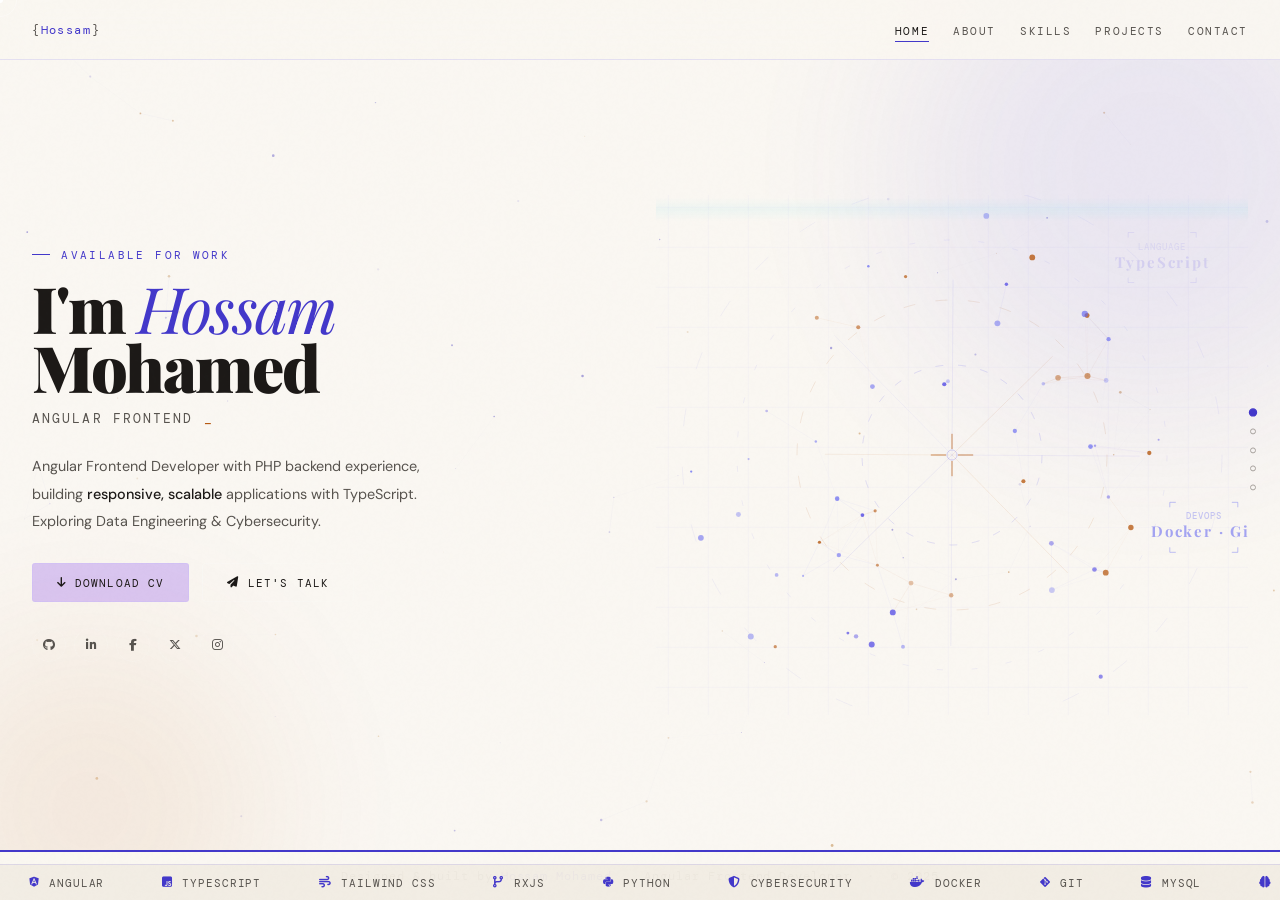
<file: index.html>
<!DOCTYPE html>
<html lang="en">

<head>
  <meta charset="UTF-8">
  <meta name="viewport" content="width=device-width, initial-scale=1.0, maximum-scale=1.0">
  <meta http-equiv="X-UA-Compatible" content="IE=edge">

  <!--  PERFORMANCE HINTS  -->
  <link rel="preconnect" href="https://fonts.googleapis.com">
  <link rel="preconnect" href="https://fonts.gstatic.com" crossorigin>
  <link rel="dns-prefetch" href="https://cdnjs.cloudflare.com">

  <!--  PRIMARY SEO  -->
  <title>Hossam Mohamed | Angular Frontend Developer — Egypt</title>
  <meta name="description"
    content="Hossam Mohamed Abd-alhakam — Angular Frontend Developer from Egypt. I build fast, responsive web apps using TypeScript, Tailwind CSS & RESTful APIs. Available for freelance projects.">
  <meta name="keywords"
    content="Hossam Mohamed, حسام محمد, حسام محمد عبدالحكم, Angular Developer Egypt, Frontend Developer Egypt, TypeScript Developer, Freelance Web Developer Egypt, Angular Freelancer, Web Developer Fayoum, مطور واجهات, مطور أنجولار, freelance angular developer, hire angular developer egypt">
  <meta name="author" content="Hossam Mohamed Abd-alhakam">
  <meta name="robots" content="index, follow, max-image-preview:large, max-snippet:-1, max-video-preview:-1">
  <meta name="theme-color" content="#faf7f2">
  <meta name="color-scheme" content="light">
  <link rel="canonical" href="https://hossam-mohamed-abd.github.io/Portfolio/">

  <!--  GEO TARGETING  -->
  <meta name="geo.region" content="EG-FYM">
  <meta name="geo.placename" content="Fayoum, Egypt">
  <meta name="language" content="English">

  <!--  OPEN GRAPH  -->
  <meta property="og:type" content="website">
  <meta property="og:url" content="https://hossam-mohamed-abd.github.io/Portfolio/">
  <meta property="og:title" content="Hossam Mohamed | Angular Frontend Developer — Egypt">
  <meta property="og:description"
    content="Angular Frontend Developer from Egypt — TypeScript, Tailwind CSS, RESTful APIs. Available for freelance work. Fast delivery, clean code.">
  <meta property="og:image" content="https://hossam-mohamed-abd.github.io/Portfolio/assets/images/og-image.jpeg">
  <meta property="og:image:width" content="1200">
  <meta property="og:image:height" content="630">
  <meta property="og:image:alt" content="Hossam Mohamed — Angular Frontend Developer Portfolio">
  <meta property="og:locale" content="en_US">
  <meta property="og:locale:alternate" content="ar_EG">
  <meta property="og:site_name" content="Hossam Mohamed | Angular Developer Egypt">

  <!--  TWITTER CARD  -->
  <meta name="twitter:card" content="summary_large_image">
  <meta name="twitter:site" content="@Hosam545Mohamed">
  <meta name="twitter:creator" content="@Hosam545Mohamed">
  <meta name="twitter:title" content="Hossam Mohamed | Angular Frontend Developer">
  <meta name="twitter:description"
    content="Angular Frontend Developer from Egypt — TypeScript, Tailwind CSS, RESTful APIs. Available for freelance work.">
  <meta name="twitter:image" content="https://hossam-mohamed-abd.github.io/Portfolio/assets/images/og-image.jpeg">
  <meta name="twitter:image:alt" content="Hossam Mohamed Portfolio">

  <!--  STRUCTURED DATA — Person  -->
  <script type="application/ld+json">
{
  "@context": "https://schema.org",
  "@type": "Person",
  "@id": "https://hossam-mohamed-abd.github.io/Portfolio/#person",
  "name": "Hossam Mohamed Abd-alhakam",
  "alternateName": ["Hossam Mohamed", "حسام محمد", "حسام محمد عبدالحكم"],
  "url": "https://hossam-mohamed-abd.github.io/Portfolio/",
  "image": {
    "@type": "ImageObject",
    "url": "https://hossam-mohamed-abd.github.io/Portfolio/assets/images/og-image.jpeg",
    "width": 1200,
    "height": 630
  },
  "jobTitle": "Angular Frontend Developer",
  "description": "Angular Frontend Developer from Egypt specializing in TypeScript, Tailwind CSS, RxJS, and scalable web applications. Available for freelance projects.",
  "email": "hossam545mohamed@gmail.com",
  "telephone": "+201015981677",
  "address": {
    "@type": "PostalAddress",
    "addressLocality": "Fayoum",
    "addressRegion": "Fayoum Governorate",
    "addressCountry": "EG"
  },
  "sameAs": [
    "https://github.com/hossam-mohamed-abd",
    "https://www.linkedin.com/in/hossam-mohamed-abd/",
    "https://x.com/Hosam545Mohamed",
    "https://www.instagram.com/hossam_mohamed_abd",
    "https://www.facebook.com/hossam2512es"
  ],
  "knowsAbout": [
    "Angular", "TypeScript", "JavaScript", "RxJS",
    "Tailwind CSS", "Bootstrap", "HTML5", "CSS3", "SCSS",
    "PHP", "MySQL", "RESTful APIs", "MVC",
    "Docker", "Git", "Linux",
    "Python", "Machine Learning", "Data Engineering",
    "Cybersecurity", "OWASP", "Web Security"
  ],
  "hasOccupation": {
    "@type": "Occupation",
    "name": "Frontend Developer",
    "occupationLocation": {
      "@type": "Country",
      "name": "Egypt"
    },
    "skills": "Angular, TypeScript, Tailwind CSS, PHP, MySQL"
  },
  "worksFor": {
    "@type": "Organization",
    "name": "Freelance"
  },
  "alumniOf": {
    "@type": "EducationalOrganization",
    "name": "Cairo Higher Institute for Engineering and Computer Science"
  }
}
</script>

  <!-- ═══ STRUCTURED DATA — WebSite ═══ -->
  <script type="application/ld+json">
  {
    "@context": "https://schema.org",
    "@type": "WebSite",
    "@id": "https://hossam-mohamed-abd.github.io/Portfolio/#website",
    "name": "Hossam Mohamed Portfolio",
    "url": "https://hossam-mohamed-abd.github.io/Portfolio/",
    "description": "Portfolio of Hossam Mohamed, Angular Frontend Developer from Egypt. Available for freelance web development projects.",
    "author": {
      "@id": "https://hossam-mohamed-abd.github.io/Portfolio/#person"
    },
    "inLanguage": ["en-US", "ar-EG"],
    "copyrightYear": 2025,
    "copyrightHolder": {
      "@id": "https://hossam-mohamed-abd.github.io/Portfolio/#person"
    }
  }
  </script>

  <!-- ═══ STRUCTURED DATA — ProfessionalService ═══ -->
  <script type="application/ld+json">
  {
    "@context": "https://schema.org",
    "@type": "ProfessionalService",
    "name": "Hossam Mohamed — Freelance Angular Developer",
    "url": "https://hossam-mohamed-abd.github.io/Portfolio/",
    "description": "Freelance Angular Frontend Development services — responsive web apps, TypeScript, RESTful API integration, bilingual (AR/EN) apps.",
    "provider": {
      "@id": "https://hossam-mohamed-abd.github.io/Portfolio/#person"
    },
    "areaServed": {
      "@type": "Country",
      "name": "Egypt"
    },
    "hasOfferCatalog": {
      "@type": "OfferCatalog",
      "name": "Web Development Services",
      "itemListElement": [
        { "@type": "Offer", "itemOffered": { "@type": "Service", "name": "Angular Web Application Development" } },
        { "@type": "Offer", "itemOffered": { "@type": "Service", "name": "Responsive Frontend Development" } },
        { "@type": "Offer", "itemOffered": { "@type": "Service", "name": "RESTful API Integration" } },
        { "@type": "Offer", "itemOffered": { "@type": "Service", "name": "Bilingual Arabic/English Web Apps" } },
        { "@type": "Offer", "itemOffered": { "@type": "Service", "name": "PHP & MySQL Backend Development" } }
      ]
    },
    "contactPoint": {
      "@type": "ContactPoint",
      "email": "hossam545mohamed@gmail.com",
      "telephone": "+201015981677",
      "contactType": "customer service",
      "availableLanguage": ["English", "Arabic"]
    }
  }
  </script>

  <!-- ═══ STRUCTURED DATA — BreadcrumbList ═══ -->
  <script type="application/ld+json">
  {
    "@context": "https://schema.org",
    "@type": "BreadcrumbList",
    "itemListElement": [
      { "@type": "ListItem", "position": 1, "name": "Home", "item": "https://hossam-mohamed-abd.github.io/Portfolio/" },
      { "@type": "ListItem", "position": 2, "name": "Projects", "item": "https://hossam-mohamed-abd.github.io/Portfolio/#projects" },
      { "@type": "ListItem", "position": 3, "name": "Contact", "item": "https://hossam-mohamed-abd.github.io/Portfolio/#contact" }
    ]
  }
  </script>

  <!-- ═══ STRUCTURED DATA — FAQ (للظهور في People Also Ask) ═══ -->
  <script type="application/ld+json">
  {
    "@context": "https://schema.org",
    "@type": "FAQPage",
    "mainEntity": [
      {
        "@type": "Question",
        "name": "What services does Hossam Mohamed offer?",
        "acceptedAnswer": {
          "@type": "Answer",
          "text": "Hossam Mohamed offers Angular frontend development, responsive web application design, TypeScript development, RESTful API integration, bilingual Arabic/English web apps, and PHP backend development."
        }
      },
      {
        "@type": "Question",
        "name": "Is Hossam Mohamed available for freelance work?",
        "acceptedAnswer": {
          "@type": "Answer",
          "text": "Yes, Hossam Mohamed is currently available for freelance Angular frontend development projects. You can contact him at hossam545mohamed@gmail.com or via the contact form on this portfolio."
        }
      },
      {
        "@type": "Question",
        "name": "What technologies does Hossam Mohamed specialize in?",
        "acceptedAnswer": {
          "@type": "Answer",
          "text": "Hossam Mohamed specializes in Angular, TypeScript, RxJS, Tailwind CSS, PHP, MySQL, Docker, Git, and Python. He also has experience in cybersecurity and data engineering."
        }
      }
    ]
  }
  </script>

  <!-- ═══ FONTS & ICONS ═══ -->
  <link
    href="https://fonts.googleapis.com/css2?family=Playfair+Display:ital,wght@0,400;0,700;0,900;1,400;1,700&family=DM+Mono:wght@300;400;500&family=DM+Sans:wght@300;400;500;600&display=swap"
    rel="stylesheet">
  <link rel="stylesheet" href="https://cdnjs.cloudflare.com/ajax/libs/font-awesome/6.5.0/css/all.min.css">
  <script src="https://cdnjs.cloudflare.com/ajax/libs/gsap/3.12.5/gsap.min.js"></script>

  <!-- ═══ FAVICON ═══ -->
  <link rel="icon" href="assets/images/favicon.ico" type="image/x-icon">
  <link rel="apple-touch-icon" href="assets/images/favicon.ico">
  <link rel="shortcut icon" href="assets/images/favicon.ico">
  <link rel="manifest" href="manifest.json">

  <link rel="stylesheet" href="assets/css/style.css">

</head>

<body>

  <div id="page-transition">
    <div id="pt-left"></div>
    <div id="pt-right"></div>
    <div id="pt-logo">HOME</div>
  </div>

  <div id="cur-dot"></div>
  <div id="cur-ring"></div>
  <div id="progress"></div>
  <canvas id="particles"></canvas>

  <nav>
    <div class="nav-inner">
      <a href="#" class="nav-logo" data-s="0">{<span>Hossam</span>}</a>
      <ul class="nav-links">
        <li><a data-s="0" class="active">Home</a></li>
        <li><a data-s="1">About</a></li>
        <li><a data-s="2">Skills</a></li>
        <li><a data-s="3">Projects</a></li>
        <li><a data-s="4">Contact</a></li>
      </ul>
      <div class="nav-burger" id="navBurger" onclick="toggleMobileNav()">
        <span></span><span></span><span></span>
      </div>
    </div>
  </nav>
  <div class="nav-mobile-menu" id="navMobileMenu">
    <a data-s="0" onclick="mobileNav(0)">Home</a>
    <a data-s="1" onclick="mobileNav(1)">About</a>
    <a data-s="2" onclick="mobileNav(2)">Skills</a>
    <a data-s="3" onclick="mobileNav(3)">Projects</a>
    <a data-s="4" onclick="mobileNav(4)">Contact</a>
  </div>

  <div id="dots">
    <span class="dot active" data-s="0"></span>
    <span class="dot" data-s="1"></span>
    <span class="dot" data-s="2"></span>
    <span class="dot" data-s="3"></span>
    <span class="dot" data-s="4"></span>
  </div>

  <div id="sections">

    <!-- HOME -->
    <div class="section active" id="s-home">

      <div class="glow-blob gb1"></div>
      <div class="glow-blob gb2"></div>
      <div class="hero-content">
        <div class="hero-left">
          <div class="hero-tag">Available for work</div>
          <h1 class="hero-name">I'm <em>Hossam</em><br>Mohamed</h1>
          <div class="hero-role"><span id="typed"></span><span class="cursor-blink">_</span></div>
          <p class="hero-desc">Angular Frontend Developer with PHP backend experience, building <strong>responsive,
              scalable</strong> applications with TypeScript. Exploring Data Engineering &amp; Cybersecurity.</p>
          <div class="hero-actions">
            <a href="assets/Hossam_CV_v2.pdf" download class="btn btn-primary"><i class="fas fa-arrow-down"></i>
              Download CV</a>
            <a href="#" class="btn" data-s="4"><i class="fas fa-paper-plane"></i> Let's Talk</a>
          </div>
          <div class="hero-socials">
            <a href="https://github.com/hossam-mohamed-abd" target="_blank" class="soc"><i
                class="fab fa-github"></i></a>
            <a href="https://www.linkedin.com/in/hossam-mohamed-abd/" target="_blank" class="soc"><i
                class="fab fa-linkedin-in"></i></a>
            <a href="https://www.facebook.com/hossam2512es" target="_blank" class="soc"><i
                class="fab fa-facebook-f"></i></a>
            <a href="https://x.com/Hosam545Mohamed" target="_blank" class="soc"><i class="fab fa-x-twitter"></i></a>
            <a href="https://www.instagram.com/hossam_mohamed_abd" target="_blank" class="soc"><i
                class="fab fa-instagram"></i></a>
          </div>
        </div>
        <div class="hero-right">
          <canvas id="heroCanvas"></canvas>
        </div>
      </div>
      <div class="scroll-hint"><i class="fas fa-chevron-down"></i>scroll</div>
    </div>

    <!-- ABOUT -->
    <div class="section" id="s-about">
      <div class="glow-blob gb3"></div>
      <div class="wrap">
        <div class="about-wrap">
          <div class="about-visual-col" style="position:relative;">
            <div class="about-img-frame">
              <img src="assets/images/me.jpeg" alt="Hossam Mohamed"
                onerror="this.parentNode.style.background='linear-gradient(160deg,#0d0d20,#1a0a2e)';this.remove()">
            </div>
            <div class="about-badge"><span class="num">3+</span><span class="lbl">Years Coding</span></div>
          </div>
          <div>
            <div class="s-tag">About Me</div>
            <h2 class="s-title">Angular <em>Frontend</em><br>Developer</h2>
            <p style="font-size:.88rem;line-height:1.9;color:var(--muted);margin-top:.7rem;">
              Hi — I'm <strong style="color:var(--white)">Hossam Mohamed Abd-alhakam</strong>, an Angular developer from
              Egypt, currently in my 3rd year at Cairo Higher Institute for Engineering and Computer Science. I build
              responsive, scalable applications that marry clean architecture with compelling design. Beyond frontend, I
              explore <span style="color:var(--v3)">Data Engineering</span> and <span
                style="color:var(--cyan)">Cybersecurity</span>.
            </p>
            <div class="info-rows">
              <div class="info-row"><i class="fas fa-graduation-cap"></i><span><strong>Education:</strong> B.Sc.
                  Computer Science — Cairo Higher Institute (3rd Year)</span></div>
              <div class="info-row"><i class="fas fa-briefcase"></i><span><strong>Role:</strong> Angular Frontend
                  Developer — Freelance &amp; Self-Projects</span></div>
              <div class="info-row"><i class="fas fa-map-marker-alt"></i><span><strong>Location:</strong> Egypt,
                  Fayoum</span></div>
              <div class="info-row"><i class="fas fa-envelope"></i><a
                  href="mailto:hossam545mohamed@gmail.com">hossam545mohamed@gmail.com</a></div>
            </div>
            <div class="pills">
              <span class="pill">Angular</span><span class="pill">TypeScript</span><span class="pill">RxJS</span>
              <span class="pill">Tailwind CSS</span><span class="pill">RESTful APIs</span><span class="pill">PHP</span>
              <span class="pill">MySQL</span><span class="pill">Cybersecurity</span>
            </div>
          </div>
        </div>
      </div>
    </div>

    <!-- SKILLS -->
    <div class="section" id="s-skills">
      <div class="wrap">
        <div class="skills-head">
          <div>
            <div class="s-tag">Tech Stack</div>
            <h2 class="s-title">Skills &amp;<br><em>Expertise</em></h2>
          </div>
          <div class="skills-note">Technologies and tools I use to build modern, secure web applications — from
            responsive frontends to cloud deployments and data pipelines. Every project is an opportunity to learn
            something new.</div>
        </div>
        <div class="skill-grid">
          <div class="skill-block">
            <div class="sb-icon"><i class="fab fa-angular"></i></div>
            <h4>Frontend Core</h4>
            <div class="st-list"><span class="st">Angular</span><span class="st">TypeScript</span><span
                class="st">JavaScript ES6+</span><span class="st">RxJS</span><span class="st">HTML5</span><span
                class="st">CSS3</span><span class="st">SCSS/Sass</span></div>
          </div>
          <div class="skill-block">
            <div class="sb-icon"><i class="fas fa-paint-brush"></i></div>
            <h4>UI &amp; Styling</h4>
            <div class="st-list"><span class="st">Tailwind CSS</span><span class="st">Bootstrap</span><span
                class="st">Responsive</span><span class="st">RTL Support</span><span class="st">Dark Mode</span><span
                class="st">Figma</span></div>
          </div>
          <div class="skill-block">
            <div class="sb-icon"><i class="fas fa-server"></i></div>
            <h4>Backend &amp; APIs</h4>
            <div class="st-list"><span class="st">PHP</span><span class="st">MySQL</span><span
                class="st">MVC</span><span class="st">RESTful APIs</span><span class="st">HTTPClient</span></div>
          </div>
          <div class="skill-block">
            <div class="sb-icon"><i class="fas fa-shield-alt"></i></div>
            <h4>Cybersecurity</h4>
            <div class="st-list"><span class="st">Web Security</span><span class="st">OWASP Top 10</span><span
                class="st">XSS/CSRF</span></div>
          </div>
          <div class="skill-block">
            <div class="sb-icon"><i class="fab fa-docker"></i></div>
            <h4>Cloud &amp; DevOps</h4>
            <div class="st-list"><span class="st">Git</span><span class="st">GitHub</span><span
                class="st">Docker</span><span class="st">Linux</span></div>
          </div>
          <div class="skill-block">
            <div class="sb-icon"><i class="fas fa-brain"></i></div>
            <h4>Data &amp; ML</h4>
            <div class="st-list"><span class="st">Python</span><span class="st">Google Sheets API</span><span
                class="st">Qwen AI API</span></div>
          </div>
          <div class="skill-block">
            <div class="sb-icon"><i class="fas fa-code"></i></div>
            <h4>Languages</h4>
            <div class="st-list"><span class="st">Python</span><span class="st">JavaScript</span><span
                class="st">PHP</span><span class="st">SQL</span></div>
          </div>
          <div class="skill-block">
            <div class="sb-icon"><i class="fas fa-cogs"></i></div>
            <h4>Methodologies</h4>
            <div class="st-list"><span class="st">Component-Based</span><span class="st">Agile</span><span
                class="st">Jasmine/Karma</span><span class="st">Clean Code</span></div>
          </div>
        </div>
      </div>
    </div>

    <!-- PROJECTS -->
    <div class="section" id="s-projects">
      <div class="wrap projects-inner">
        <div class="projects-header">
          <div>
            <div class="s-tag">Featured Work</div>
            <h2 class="s-title">Selected <em>Projects</em></h2>
          </div>
          <div class="projects-header-right">6 projects &nbsp;·&nbsp; Angular / PHP / AI</div>
        </div>
        <div class="fan-stage" id="fanStage">
          <canvas class="wheel-ring" id="wheelRing" width="320" height="320"></canvas>
          <button class="fan-cta" id="fanCta" onclick="openProjModal()">
            <i class="fas fa-th-large" style="margin-right:.5rem;font-size:.82rem;vertical-align:middle;"></i>View
            Portfolio
          </button>

        </div>
      </div>
    </div>

    <!-- PROJECTS MODAL -->
    <div id="proj-modal">
      <div id="proj-modal-backdrop" onclick="closeProjModal()"></div>
      <div id="proj-modal-sheet">
        <div id="proj-modal-header">
          <div>
            <div class="pm-title">Selected <em>Projects</em></div>
            <div class="pm-count">6 projects · Angular / PHP / AI</div>
          </div>
          <button class="pm-close" onclick="closeProjModal()"><i class="fas fa-times"></i></button>
        </div>
        <div id="proj-modal-body"></div>
      </div>
    </div>

    <!-- CONTACT -->
    <div class="section" id="s-contact">
      <div class="glow-blob gb1" style="opacity:.07;top:auto;bottom:-100px;right:-180px;"></div>
      <div class="wrap">
        <div class="contact-wrap">
          <div>
            <div class="s-tag">Get In Touch</div>
            <div class="contact-big">Let's<br>work <em>together</em><br>on <span class="hl">something</span><br>great.
            </div>
            <p class="contact-note">Have a project in mind or just want to say hello? I respond within 24 hours.</p>
            <div class="c-links">
              <a href="mailto:hossam545mohamed@gmail.com" class="c-link"><i
                  class="fas fa-envelope"></i><span>hossam545mohamed@gmail.com</span></a>
              <a href="tel:+201015981677" class="c-link"><i class="fas fa-phone"></i><span>+20 (10) 15981677</span></a>
              <a href="https://www.linkedin.com/in/hossam-mohamed-abd/" target="_blank" class="c-link"><i
                  class="fab fa-linkedin-in"></i><span>linkedin.com/in/hossam-mohamed-abd</span></a>
              <a href="https://github.com/hossam-mohamed-abd" target="_blank" class="c-link"><i
                  class="fab fa-github"></i><span>github.com/hossam-mohamed-abd</span></a>
            </div>
          </div>
          <div>
            <form class="contact-form" id="contactForm">
              <div class="ff"><label>Full Name</label><input type="text" name="name" placeholder="Your full name"
                  required></div>
              <div class="ff"><label>Email Address</label><input type="email" name="email" placeholder="your@email.com"
                  required></div>
              <div class="ff"><label>Subject</label><input type="text" name="subject"
                  placeholder="Project / Collaboration / Hello"></div>
              <div class="ff"><label>Message</label><textarea name="message" placeholder="Tell me about your project..."
                  required></textarea></div>
              <button type="submit" class="btn-submit"><i class="fas fa-paper-plane"></i> Send Message</button>
            </form>
          </div>
        </div>
      </div>
    </div>

  </div>

  <div class="ticker-wrap">
    <div class="ticker-track">
      <span class="ticker-item"><i class="fab fa-angular"></i>Angular</span>
      <span class="ticker-item"><i class="fab fa-js-square"></i>TypeScript</span>
      <span class="ticker-item"><i class="fas fa-wind"></i>Tailwind CSS</span>
      <span class="ticker-item"><i class="fas fa-code-branch"></i>RxJS</span>
      <span class="ticker-item"><i class="fab fa-python"></i>Python</span>
      <span class="ticker-item"><i class="fas fa-shield-alt"></i>Cybersecurity</span>
      <span class="ticker-item"><i class="fab fa-docker"></i>Docker</span>
      <span class="ticker-item"><i class="fab fa-git-alt"></i>Git</span>
      <span class="ticker-item"><i class="fas fa-database"></i>MySQL</span>
      <span class="ticker-item"><i class="fas fa-brain"></i>Machine Learning</span>
      <span class="ticker-item"><i class="fab fa-angular"></i>Angular</span>
      <span class="ticker-item"><i class="fab fa-js-square"></i>TypeScript</span>
      <span class="ticker-item"><i class="fas fa-wind"></i>Tailwind CSS</span>
      <span class="ticker-item"><i class="fas fa-code-branch"></i>RxJS</span>
      <span class="ticker-item"><i class="fab fa-python"></i>Python</span>
      <span class="ticker-item"><i class="fas fa-shield-alt"></i>Cybersecurity</span>
      <span class="ticker-item"><i class="fab fa-docker"></i>Docker</span>
      <span class="ticker-item"><i class="fab fa-git-alt"></i>Git</span>
      <span class="ticker-item"><i class="fas fa-database"></i>MySQL</span>
      <span class="ticker-item"><i class="fas fa-brain"></i>Machine Learning</span>
    </div>
  </div>

  <footer>
    <p>Designed &amp; built by <a href="https://www.linkedin.com/in/hossam-mohamed-abd/" target="_blank"><span>Hossam
          Mohamed</span></a></p>
    <p>Angular Frontend Developer &nbsp;·&nbsp; © 2025</p>
  </footer>
  <div id="btt"><i class="fas fa-arrow-up"></i></div>

</body>

<script src="assets/js/main.js"></script>

</html>
</file>
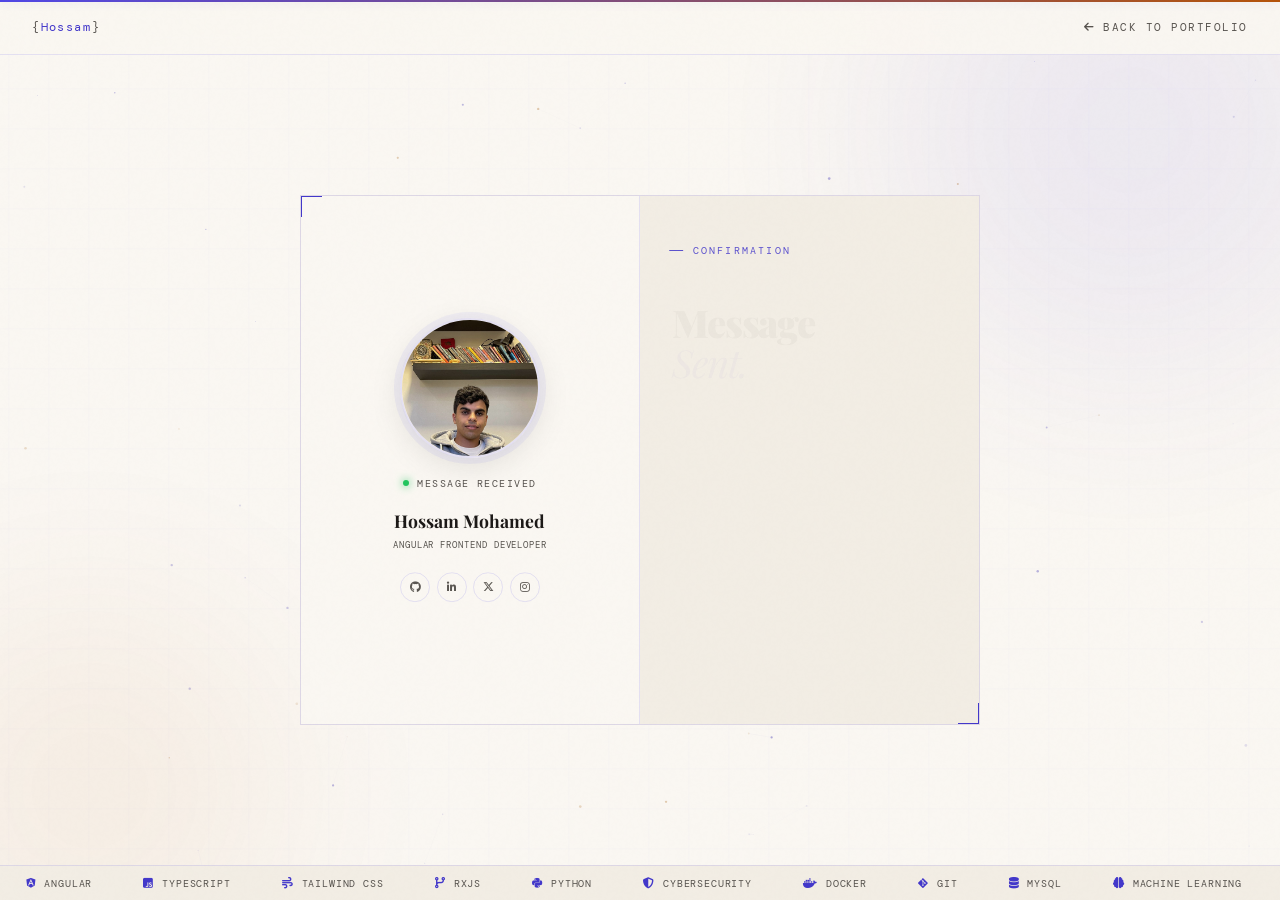
<file: thank-you.html>
<!DOCTYPE html>
<html lang="en">

<head>
    <meta charset="UTF-8">
    <meta name="viewport" content="width=device-width, initial-scale=1.0">
    <title>Thank You | Hossam Mohamed</title>
    <link rel="icon" href="assets/images/favicon.ico" type="image/x-icon">
    <link rel="preconnect" href="https://fonts.googleapis.com">
    <link
        href="https://fonts.googleapis.com/css2?family=Playfair+Display:ital,wght@0,400;0,700;0,900;1,400;1,700&family=DM+Mono:wght@300;400;500&family=DM+Sans:wght@300;400;500;600&display=swap"
        rel="stylesheet">
    <link rel="stylesheet" href="https://cdnjs.cloudflare.com/ajax/libs/font-awesome/6.5.0/css/all.min.css">
    <script src="https://cdnjs.cloudflare.com/ajax/libs/gsap/3.12.5/gsap.min.js"></script>
    <style>
        *,
        *::before,
        *::after {
            box-sizing: border-box;
            margin: 0;
            padding: 0;
        }

        :root {
            --bg: #faf7f2;
            --surface: #f2ede4;
            --s2: #ebe4d8;
            --v: #4f46e5;
            --v2: #6366f1;
            --v3: #4338ca;
            --cyan: #b45309;
            --white: #1c1917;
            --muted: #57534e;
            --faint: #a8a29e;
            --border: rgba(79, 70, 229, .13);
            --glow: rgba(79, 70, 229, .18);
            --ff-display: 'Playfair Display', Georgia, serif;
            --ff-body: 'DM Sans', sans-serif;
            --ff-mono: 'DM Mono', monospace;
        }

        html,
        body {
            height: 100%;
            font-family: var(--ff-body);
            background: var(--bg);
            color: var(--white);
            overflow-x: hidden;
        }

        /* ── NOISE OVERLAY ── */
        body::after {
            content: '';
            position: fixed;
            inset: 0;
            background-image: url("data:image/svg+xml,%3Csvg viewBox='0 0 200 200' xmlns='http://www.w3.org/2000/svg'%3E%3Cfilter id='n'%3E%3CfeTurbulence type='fractalNoise' baseFrequency='.85' numOctaves='4' stitchTiles='stitch'/%3E%3C/filter%3E%3Crect width='100%25' height='100%25' filter='url(%23n)' opacity='1'/%3E%3C/svg%3E");
            opacity: .012;
            pointer-events: none;
            z-index: 9000;
        }

        /* ── PARTICLES ── */
        #particles {
            position: fixed;
            inset: 0;
            z-index: 0;
            pointer-events: none;
        }

        /* ── GRID CANVAS ── */
        #gridCanvas {
            position: fixed;
            inset: 0;
            z-index: 0;
            pointer-events: none;
            opacity: .5;
        }

        /* ── GLOW BLOBS ── */
        .blob {
            position: fixed;
            border-radius: 50%;
            filter: blur(100px);
            pointer-events: none;
            z-index: 0;
        }

        .blob-1 {
            width: 500px;
            height: 500px;
            background: var(--v);
            opacity: .07;
            top: -120px;
            right: -100px;
        }

        .blob-2 {
            width: 380px;
            height: 380px;
            background: var(--cyan);
            opacity: .06;
            bottom: -80px;
            left: -100px;
        }

        /* ── PROGRESS BAR ── */
        #progress-bar {
            position: fixed;
            top: 0;
            left: 0;
            height: 2px;
            background: linear-gradient(90deg, var(--v), var(--cyan));
            box-shadow: 0 0 10px var(--glow);
            z-index: 100;
            width: 0%;
            transition: width .1s linear;
        }

        /* ── NAV ── */
        nav {
            position: fixed;
            top: 0;
            left: 0;
            right: 0;
            z-index: 80;
            padding: 1.2rem 2rem;
            background: rgba(250, 247, 242, .93);
            backdrop-filter: blur(20px);
            border-bottom: 1px solid var(--border);
            display: flex;
            align-items: center;
            justify-content: space-between;
        }

        .nav-logo {
            font-family: var(--ff-mono);
            font-size: .78rem;
            color: var(--muted);
            text-decoration: none;
            letter-spacing: .12em;
        }

        .nav-logo span {
            color: var(--v3);
        }

        .nav-back {
            font-family: var(--ff-mono);
            font-size: .68rem;
            letter-spacing: .14em;
            color: var(--muted);
            text-decoration: none;
            text-transform: uppercase;
            display: flex;
            align-items: center;
            gap: .5rem;
            transition: color .3s;
        }

        .nav-back:hover {
            color: var(--v3);
        }

        /* ── MAIN LAYOUT ── */
        main {
            min-height: 100vh;
            display: flex;
            align-items: center;
            justify-content: center;
            padding: 100px 2rem 80px;
            position: relative;
            z-index: 1;
        }

        .card {
            max-width: 680px;
            width: 100%;
            display: grid;
            grid-template-columns: 1fr 1fr;
            gap: 0;
            border: 1px solid var(--border);
            background: var(--surface);
            position: relative;
            overflow: hidden;
            opacity: 0;
        }

        /* corner brackets */
        .card::before,
        .card::after {
            content: '';
            position: absolute;
            width: 22px;
            height: 22px;
            border-color: var(--v3);
            border-style: solid;
            z-index: 3;
        }

        .card::before {
            top: -1px;
            left: -1px;
            border-width: 2px 0 0 2px;
        }

        .card::after {
            bottom: -1px;
            right: -1px;
            border-width: 0 2px 2px 0;
        }

        /* ── LEFT COL ── */
        .card-left {
            padding: 3rem 2rem;
            border-right: 1px solid var(--border);
            display: flex;
            flex-direction: column;
            align-items: center;
            justify-content: center;
            gap: 1.2rem;
            background: var(--bg);
            position: relative;
        }

        /* photo frame */
        .photo-frame {
            width: 140px;
            height: 140px;
            border-radius: 50%;
            overflow: hidden;
            border: 2px solid var(--border);
            position: relative;
            box-shadow: 0 0 0 6px rgba(79, 70, 229, .06), 0 8px 32px rgba(0, 0, 0, .1);
        }

        .photo-frame img {
            width: 100%;
            height: 100%;
            object-fit: cover;
            object-position: top;
            filter: grayscale(15%);
            transition: filter .5s;
        }

        .photo-frame:hover img {
            filter: grayscale(0%);
        }

        /* pulse ring */
        .photo-frame::before {
            content: '';
            position: absolute;
            inset: -6px;
            border-radius: 50%;
            border: 1px dashed rgba(79, 70, 229, .25);
            animation: spin 12s linear infinite;
        }

        @keyframes spin {
            to {
                transform: rotate(360deg);
            }
        }

        .status-dot {
            display: flex;
            align-items: center;
            gap: .5rem;
            font-family: var(--ff-mono);
            font-size: .6rem;
            letter-spacing: .15em;
            color: var(--muted);
            text-transform: uppercase;
        }

        .dot-green {
            width: 6px;
            height: 6px;
            border-radius: 50%;
            background: #22c55e;
            box-shadow: 0 0 8px #22c55e;
            animation: pulse-dot 2s ease-in-out infinite;
        }

        @keyframes pulse-dot {

            0%,
            100% {
                opacity: 1;
                transform: scale(1);
            }

            50% {
                opacity: .6;
                transform: scale(1.3);
            }
        }

        .name-tag {
            text-align: center;
        }

        .name-tag strong {
            font-family: var(--ff-display);
            font-size: 1.1rem;
            font-weight: 700;
            color: var(--white);
            display: block;
        }

        .name-tag span {
            font-family: var(--ff-mono);
            font-size: .58rem;
            letter-spacing: .1em;
            color: var(--muted);
            text-transform: uppercase;
        }

        /* socials */
        .socials {
            display: flex;
            gap: .4rem;
        }

        .soc {
            width: 30px;
            height: 30px;
            border: 1px solid var(--border);
            border-radius: 50%;
            display: flex;
            align-items: center;
            justify-content: center;
            color: var(--muted);
            font-size: .68rem;
            text-decoration: none;
            transition: all .3s;
            position: relative;
            overflow: hidden;
        }

        .soc::before {
            content: '';
            position: absolute;
            inset: 0;
            background: var(--v);
            transform: scale(0);
            border-radius: 50%;
            transition: transform .3s;
        }

        .soc i {
            position: relative;
            z-index: 1;
        }

        .soc:hover::before {
            transform: scale(1);
        }

        .soc:hover {
            color: #fff;
            border-color: var(--v);
        }

        /* ── RIGHT COL ── */
        .card-right {
            padding: 3rem 2rem;
            display: flex;
            flex-direction: column;
            justify-content: center;
            gap: 1.4rem;
        }

        .s-tag {
            font-family: var(--ff-mono);
            font-size: .62rem;
            letter-spacing: .22em;
            color: var(--v3);
            text-transform: uppercase;
            display: flex;
            align-items: center;
            gap: .6rem;
        }

        .s-tag::before {
            content: '';
            width: 14px;
            height: 1px;
            background: var(--v3);
        }

        .card-title {
            font-family: var(--ff-display);
            font-size: clamp(1.8rem, 3vw, 2.6rem);
            font-weight: 900;
            line-height: 1.05;
            letter-spacing: -.03em;
        }

        .card-title em {
            font-style: italic;
            font-weight: 400;
            color: var(--v3);
        }

        .card-desc {
            font-size: .84rem;
            line-height: 1.88;
            color: var(--muted);
            border-left: 1px solid var(--border);
            padding-left: 1rem;
        }

        /* checkmarks */
        .checks {
            display: flex;
            flex-direction: column;
            gap: .4rem;
        }

        .check-row {
            display: flex;
            align-items: center;
            gap: .6rem;
            font-family: var(--ff-mono);
            font-size: .62rem;
            letter-spacing: .06em;
            color: var(--muted);
            text-transform: uppercase;
            opacity: 0;
            transform: translateX(12px);
        }

        .check-row i {
            color: var(--v3);
            font-size: .7rem;
        }

        /* CTA */
        .cta-row {
            display: flex;
            gap: .6rem;
            flex-wrap: wrap;
        }

        .btn {
            display: inline-flex;
            align-items: center;
            gap: .5rem;
            padding: .65rem 1.3rem;
            font-family: var(--ff-mono);
            font-size: .65rem;
            letter-spacing: .1em;
            text-decoration: none;
            text-transform: uppercase;
            border-radius: 2px;
            transition: all .32s;
            cursor: pointer;
            border: 1px solid var(--border);
            color: var(--white);
            background: transparent;
        }

        .btn:hover {
            background: var(--v);
            border-color: var(--v);
            color: #fff;
            box-shadow: 0 0 20px var(--glow);
        }

        .btn-primary {
            background: rgba(79, 70, 229, .15);
            border-color: rgba(99, 102, 241, .3);
        }

        /* counter */
        .counter {
            font-family: var(--ff-mono);
            font-size: .58rem;
            letter-spacing: .1em;
            color: var(--faint);
            margin-top: .4rem;
        }

        .counter span {
            color: var(--v3);
        }

        /* ── TICKER ── */
        .ticker-wrap {
            position: fixed;
            bottom: 0;
            left: 0;
            right: 0;
            background: rgba(242, 237, 228, .97);
            border-top: 1px solid var(--border);
            overflow: hidden;
            padding: .65rem 0;
            z-index: 70;
        }

        .ticker-track {
            display: flex;
            width: max-content;
            animation: ticker 28s linear infinite;
        }

        @keyframes ticker {
            from {
                transform: translateX(0);
            }

            to {
                transform: translateX(-50%);
            }
        }

        .ticker-item {
            display: flex;
            align-items: center;
            gap: .5rem;
            padding: 0 1.6rem;
            font-family: var(--ff-mono);
            font-size: .65rem;
            letter-spacing: .08em;
            color: var(--muted);
            text-transform: uppercase;
            white-space: nowrap;
        }

        .ticker-item i {
            color: var(--v3);
            font-size: .7rem;
        }

        /* ── SCANLINE ── */
        #scanline {
            position: fixed;
            left: 0;
            right: 0;
            height: 2px;
            background: linear-gradient(90deg, transparent, rgba(79, 70, 229, .08), transparent);
            pointer-events: none;
            z-index: 50;
        }

        @media(max-width: 600px) {
            .card {
                grid-template-columns: 1fr;
            }

            .card-left {
                border-right: none;
                border-bottom: 1px solid var(--border);
                padding: 2rem 1.5rem;
            }

            .card-right {
                padding: 2rem 1.5rem;
            }
        }
    </style>
</head>

<body>

    <div id="progress-bar"></div>
    <div id="scanline"></div>
    <canvas id="particles"></canvas>
    <canvas id="gridCanvas"></canvas>
    <div class="blob blob-1"></div>
    <div class="blob blob-2"></div>

    <nav>
        <a href="index.html" class="nav-logo">{<span>Hossam</span>}</a>
        <a href="index.html" class="nav-back"><i class="fas fa-arrow-left"></i> Back to portfolio</a>
    </nav>

    <main>
        <div class="card" id="card">

            <!-- LEFT -->
            <div class="card-left">
                <div class="photo-frame">
                    <img src="assets/images/me.jpeg" alt="Hossam Mohamed"
                        onerror="this.style.display='none';this.parentNode.style.background='linear-gradient(160deg,#e8e2d8,#d4ccc0)'">
                </div>
                <div class="status-dot">
                    <div class="dot-green"></div>
                    <span>Message received</span>
                </div>
                <div class="name-tag">
                    <strong>Hossam Mohamed</strong>
                    <span>Angular Frontend Developer</span>
                </div>
                <div class="socials">
                    <a href="https://github.com/hossam-mohamed-abd" target="_blank" class="soc"><i
                            class="fab fa-github"></i></a>
                    <a href="https://www.linkedin.com/in/hossam-mohamed-abd/" target="_blank" class="soc"><i
                            class="fab fa-linkedin-in"></i></a>
                    <a href="https://x.com/Hosam545Mohamed" target="_blank" class="soc"><i
                            class="fab fa-x-twitter"></i></a>
                    <a href="https://www.instagram.com/hossam_mohamed_abd" target="_blank" class="soc"><i
                            class="fab fa-instagram"></i></a>
                </div>
            </div>

            <!-- RIGHT -->
            <div class="card-right">
                <div class="s-tag">Confirmation</div>
                <h1 class="card-title">Message<br><em>Sent.</em></h1>
                <p class="card-desc">Your message landed safely. I personally read every message and reply within 24
                    hours.</p>

                <div class="checks">
                    <div class="check-row"><i class="fas fa-check"></i> Message delivered</div>
                    <div class="check-row"><i class="fas fa-check"></i> Reply within 24h</div>
                    <div class="check-row"><i class="fas fa-check"></i> Available for projects</div>
                </div>

                <div class="cta-row">
                    <a href="index.html" class="btn btn-primary"><i class="fas fa-arrow-left"></i> Back to portfolio</a>
                    <a href="mailto:hossam545mohamed@gmail.com" class="btn"><i class="fas fa-envelope"></i> Direct
                        email</a>
                </div>

                <div class="counter">Session — <span id="elapsed">00:00</span> &nbsp;·&nbsp; <span id="date"></span>
                </div>
            </div>

        </div>
    </main>

    <div class="ticker-wrap">
        <div class="ticker-track">
            <span class="ticker-item"><i class="fab fa-angular"></i>Angular</span>
            <span class="ticker-item"><i class="fab fa-js-square"></i>TypeScript</span>
            <span class="ticker-item"><i class="fas fa-wind"></i>Tailwind CSS</span>
            <span class="ticker-item"><i class="fas fa-code-branch"></i>RxJS</span>
            <span class="ticker-item"><i class="fab fa-python"></i>Python</span>
            <span class="ticker-item"><i class="fas fa-shield-alt"></i>Cybersecurity</span>
            <span class="ticker-item"><i class="fab fa-docker"></i>Docker</span>
            <span class="ticker-item"><i class="fab fa-git-alt"></i>Git</span>
            <span class="ticker-item"><i class="fas fa-database"></i>MySQL</span>
            <span class="ticker-item"><i class="fas fa-brain"></i>Machine Learning</span>
            <span class="ticker-item"><i class="fab fa-angular"></i>Angular</span>
            <span class="ticker-item"><i class="fab fa-js-square"></i>TypeScript</span>
            <span class="ticker-item"><i class="fas fa-wind"></i>Tailwind CSS</span>
            <span class="ticker-item"><i class="fas fa-code-branch"></i>RxJS</span>
            <span class="ticker-item"><i class="fab fa-python"></i>Python</span>
            <span class="ticker-item"><i class="fas fa-shield-alt"></i>Cybersecurity</span>
            <span class="ticker-item"><i class="fab fa-docker"></i>Docker</span>
            <span class="ticker-item"><i class="fab fa-git-alt"></i>Git</span>
            <span class="ticker-item"><i class="fas fa-database"></i>MySQL</span>
            <span class="ticker-item"><i class="fas fa-brain"></i>Machine Learning</span>
        </div>
    </div>

    <script>
        /* ── PARTICLES ── */
        const cvs = document.getElementById('particles');
        const ctx2 = cvs.getContext('2d');
        let PW, PH, pts = [];
        function resizeCvs() { PW = cvs.width = innerWidth; PH = cvs.height = innerHeight; }
        resizeCvs();
        window.addEventListener('resize', resizeCvs);
        function mkP() { return { x: Math.random() * PW, y: Math.random() * PH, vx: (Math.random() - .5) * .2, vy: (Math.random() - .5) * .2, r: Math.random() * 1.1 + .3, a: Math.random() * .35 + .06, hue: Math.random() < .6 ? 245 : 32 }; }
        for (let i = 0; i < 70; i++) pts.push(mkP());
        function drawP() {
            ctx2.clearRect(0, 0, PW, PH);
            pts.forEach(p => {
                p.x += p.vx; p.y += p.vy;
                if (p.x < 0) p.x = PW; if (p.x > PW) p.x = 0;
                if (p.y < 0) p.y = PH; if (p.y > PH) p.y = 0;
                ctx2.beginPath(); ctx2.arc(p.x, p.y, p.r, 0, Math.PI * 2);
                ctx2.fillStyle = `hsla(${p.hue},55%,45%,${p.a})`; ctx2.fill();
            });
            for (let i = 0; i < pts.length; i++) for (let j = i + 1; j < pts.length; j++) {
                const dx = pts[i].x - pts[j].x, dy = pts[i].y - pts[j].y, d = Math.sqrt(dx * dx + dy * dy);
                if (d < 100) {
                    ctx2.beginPath(); ctx2.moveTo(pts[i].x, pts[i].y); ctx2.lineTo(pts[j].x, pts[j].y);
                    ctx2.strokeStyle = `hsla(245,50%,45%,${.07 * (1 - d / 100)})`; ctx2.lineWidth = .4; ctx2.stroke();
                }
            }
            requestAnimationFrame(drawP);
        }
        drawP();

        /* ── GRID ── */
        const gc = document.getElementById('gridCanvas');
        const gctx = gc.getContext('2d');
        let GW, GH, gOff = 0;
        function resizeGrid() { GW = gc.width = innerWidth; GH = gc.height = innerHeight; }
        resizeGrid(); window.addEventListener('resize', resizeGrid);
        function drawGrid(ts) {
            gOff = (ts * 0.006) % 40;
            gctx.clearRect(0, 0, GW, GH);
            gctx.strokeStyle = 'rgba(79,70,229,0.055)';
            gctx.lineWidth = 0.5;
            for (let x = (gOff % 40) - 40; x < GW + 40; x += 40) { gctx.beginPath(); gctx.moveTo(x, 0); gctx.lineTo(x, GH); gctx.stroke(); }
            for (let y = (gOff % 40) - 40; y < GH + 40; y += 40) { gctx.beginPath(); gctx.moveTo(0, y); gctx.lineTo(GW, y); gctx.stroke(); }
            requestAnimationFrame(drawGrid);
        }
        requestAnimationFrame(drawGrid);

        /* ── SCANLINE ── */
        const sl = document.getElementById('scanline');
        let slY = 0;
        function moveScan() { slY = (slY + 0.5) % innerHeight; sl.style.top = slY + 'px'; requestAnimationFrame(moveScan); }
        moveScan();

        /* ── PROGRESS BAR ── */
        const pb = document.getElementById('progress-bar');
        let prog = 0;
        const progInt = setInterval(() => {
            prog = Math.min(prog + Math.random() * 18, 95);
            pb.style.width = prog + '%';
            if (prog >= 95) { clearInterval(progInt); setTimeout(() => { pb.style.width = '100%'; setTimeout(() => pb.style.opacity = '0', 300); }, 200); }
        }, 80);

        /* ── GSAP ENTRANCE ── */
        const tl = gsap.timeline({ delay: .1 });
        tl.to('#card', { opacity: 1, duration: 0 })
            .from('#card', { y: 40, duration: .7, ease: 'power3.out' })
            .from('.card-left .photo-frame', { scale: .7, opacity: 0, duration: .6, ease: 'back.out(1.7)' }, '-=.4')
            .from('.card-left .status-dot', { y: 10, opacity: 0, duration: .4, ease: 'power3.out' }, '-=.2')
            .from('.card-left .name-tag', { y: 10, opacity: 0, duration: .4, ease: 'power3.out' }, '-=.25')
            .from('.card-left .socials', { y: 10, opacity: 0, duration: .4, ease: 'power3.out' }, '-=.2')
            .from('.s-tag', { x: -20, opacity: 0, duration: .4, ease: 'power3.out' }, '-=.3')
            .from('.card-title', { y: 24, opacity: 0, duration: .55, ease: 'power3.out' }, '-=.25')
            .from('.card-desc', { x: 20, opacity: 0, duration: .45, ease: 'power3.out' }, '-=.3')
            .to('.check-row', { opacity: 1, x: 0, duration: .38, stagger: .12, ease: 'power3.out' }, '-=.15')
            .from('.cta-row', { y: 14, opacity: 0, duration: .4, ease: 'power3.out' }, '-=.1')
            .from('.counter', { opacity: 0, duration: .4 }, '-=.1');

        /* ── ELAPSED TIMER ── */
        const start = Date.now();
        const elEl = document.getElementById('elapsed');
        setInterval(() => {
            const s = Math.floor((Date.now() - start) / 1000);
            const m = Math.floor(s / 60);
            elEl.textContent = `${String(m).padStart(2, '0')}:${String(s % 60).padStart(2, '0')}`;
        }, 1000);

        /* ── DATE ── */
        document.getElementById('date').textContent = new Date().toLocaleDateString('en-GB', { day: '2-digit', month: 'short', year: 'numeric' });
    </script>
</body>

</html>
</file>
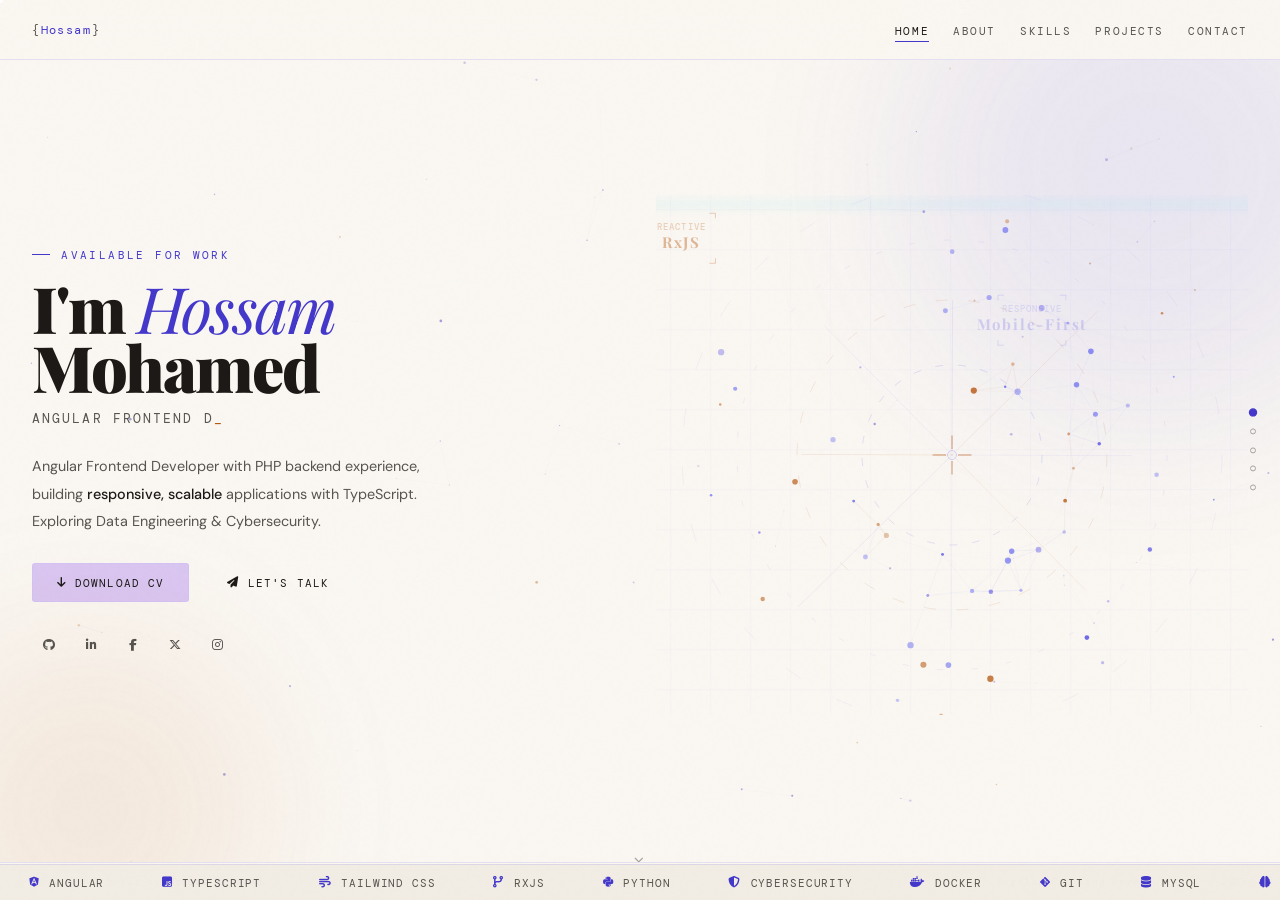
<file: new_portofolio/portfolio.html>
<!DOCTYPE html>
<html lang="en">

<head>
  <meta charset="UTF-8">
  <meta name="viewport" content="width=device-width, initial-scale=1.0, maximum-scale=1.0">

  <!--  PRIMARY SEO  -->
  <title>Hossam Mohamed | Angular Frontend Developer — Egypt</title>
  <meta name="description"
    content="Hossam Mohamed Abd-alhakam — Angular Frontend Developer from Egypt. I build fast, responsive web apps using TypeScript, Tailwind CSS & RESTful APIs. Available for freelance projects.">
  <meta name="keywords"
    content="Hossam Mohamed, حسام محمد, حسام محمد عبدالحكم, Angular Developer Egypt, Frontend Developer Egypt, TypeScript Developer, Freelance Web Developer Egypt, Angular Freelancer, Web Developer Fayoum, هوست ويب, مطور واجهات, مطور أنجولار">
  <meta name="author" content="Hossam Mohamed Abd-alhakam">
  <meta name="robots" content="index, follow">
  <link rel="canonical" href="https://hossam-mohamed-abd.github.io/Portfolio/">

  <!--  OPEN GRAPH (Facebook / LinkedIn / WhatsApp)  -->
  <meta property="og:type" content="website">
  <meta property="og:url" content="https://hossam-mohamed-abd.github.io/Portfolio/">
  <meta property="og:title" content="Hossam Mohamed | Angular Frontend Developer">
  <meta property="og:description"
    content="Angular Frontend Developer from Egypt — TypeScript, Tailwind CSS, RESTful APIs. Available for freelance work.">
  <meta property="og:image" content="https://hossam-mohamed-abd.github.io/Portfolio/assets/images/og-image.jpeg">
  <meta property="og:image:width" content="1200">
  <meta property="og:image:height" content="630">
  <meta property="og:locale" content="en_US">
  <meta property="og:locale:alternate" content="ar_EG">
  <meta property="og:site_name" content="Hossam Mohamed Portfolio">

  <!--  TWITTER CARD  -->
  <meta name="twitter:card" content="summary_large_image">
  <meta name="twitter:site" content="@Hosam545Mohamed">
  <meta name="twitter:creator" content="@Hosam545Mohamed">
  <meta name="twitter:title" content="Hossam Mohamed | Angular Frontend Developer">
  <meta name="twitter:description"
    content="Angular Frontend Developer from Egypt — TypeScript, Tailwind CSS, RESTful APIs. Available for freelance work.">
  <meta name="twitter:image" content="https://hossam-mohamed-abd.github.io/Portfolio/assets/images/og-image.jpeg">

  <!--  STRUCTURED DATA — Person + Portfolio  -->
  <script type="application/ld+json">
  {
    "@context": "https://schema.org",
    "@type": "Person",
    "name": "Hossam Mohamed Abd-alhakam",
    "alternateName": "حسام محمد عبدالحكم",
    "url": "https://hossam-mohamed-abd.github.io/Portfolio/",
    "image": "https://hossam-mohamed-abd.github.io/Portfolio/assets/images/me.jpeg",
    "jobTitle": "Angular Frontend Developer",
    "description": "Angular Frontend Developer from Egypt specializing in TypeScript, Tailwind CSS, and scalable web applications.",
    "email": "hossam545mohamed@gmail.com",
    "telephone": "+201015981677",
    "address": {
      "@type": "PostalAddress",
      "addressLocality": "Fayoum",
      "addressCountry": "EG"
    },
    "sameAs": [
      "https://github.com/hossam-mohamed-abd",
      "https://www.linkedin.com/in/hossam-mohamed-abd/",
      "https://x.com/Hosam545Mohamed",
      "https://www.instagram.com/hossam_mohamed_abd"
    ],
    "knowsAbout": ["Angular", "TypeScript", "JavaScript", "Tailwind CSS", "PHP", "MySQL", "Docker", "Cybersecurity", "Python"],
    "worksFor": {
      "@type": "Organization",
      "name": "Freelance"
    }
  }
  </script>

  <!--  STRUCTURED DATA — WebSite (enables sitelinks search)  -->
  <script type="application/ld+json">
  {
    "@context": "https://schema.org",
    "@type": "WebSite",
    "name": "Hossam Mohamed Portfolio",
    "url": "https://hossam-mohamed-abd.github.io/Portfolio/",
    "description": "Portfolio of Hossam Mohamed, Angular Frontend Developer from Egypt"    
  }
  </script>

  <!--  FONTS & ICONS  -->
  <link rel="preconnect" href="https://fonts.googleapis.com">
  <link
    href="https://fonts.googleapis.com/css2?family=Playfair+Display:ital,wght@0,400;0,700;0,900;1,400;1,700&family=DM+Mono:wght@300;400;500&family=DM+Sans:wght@300;400;500;600&display=swap"
    rel="stylesheet">
  <link rel="stylesheet" href="https://cdnjs.cloudflare.com/ajax/libs/font-awesome/6.5.0/css/all.min.css">
  <script src="https://cdnjs.cloudflare.com/ajax/libs/gsap/3.12.5/gsap.min.js"></script>

  <!--  FAVICON  -->
  <link rel="icon" href="assets/images/favicon.ico" type="image/x-icon">
  <link rel="apple-touch-icon" href="assets/images/favicon.ico">

  <link rel="stylesheet" href="assets/css/style.css">
</head>

<body>

  <div id="page-transition">
    <div id="pt-left"></div>
    <div id="pt-right"></div>
    <div id="pt-logo">HOME</div>
  </div>

  <div id="cur-dot"></div>
  <div id="cur-ring"></div>
  <div id="progress"></div>
  <canvas id="particles"></canvas>

  <nav>
    <div class="nav-inner">
      <a href="#" class="nav-logo" data-s="0">{<span>Hossam</span>}</a>
      <ul class="nav-links">
        <li><a data-s="0" class="active">Home</a></li>
        <li><a data-s="1">About</a></li>
        <li><a data-s="2">Skills</a></li>
        <li><a data-s="3">Projects</a></li>
        <li><a data-s="4">Contact</a></li>
      </ul>
      <div class="nav-burger" id="navBurger" onclick="toggleMobileNav()">
        <span></span><span></span><span></span>
      </div>
    </div>
  </nav>
  <div class="nav-mobile-menu" id="navMobileMenu">
    <a data-s="0" onclick="mobileNav(0)">Home</a>
    <a data-s="1" onclick="mobileNav(1)">About</a>
    <a data-s="2" onclick="mobileNav(2)">Skills</a>
    <a data-s="3" onclick="mobileNav(3)">Projects</a>
    <a data-s="4" onclick="mobileNav(4)">Contact</a>
  </div>

  <div id="dots">
    <span class="dot active" data-s="0"></span>
    <span class="dot" data-s="1"></span>
    <span class="dot" data-s="2"></span>
    <span class="dot" data-s="3"></span>
    <span class="dot" data-s="4"></span>
  </div>

  <div id="sections">

    <!-- HOME -->
    <div class="section active" id="s-home">

      <div class="glow-blob gb1"></div>
      <div class="glow-blob gb2"></div>
      <div class="hero-content">
        <div class="hero-left">
          <div class="hero-tag">Available for work</div>
          <h1 class="hero-name">I'm <em>Hossam</em><br>Mohamed</h1>
          <div class="hero-role"><span id="typed"></span><span class="cursor-blink">_</span></div>
          <p class="hero-desc">Angular Frontend Developer with PHP backend experience, building <strong>responsive,
              scalable</strong> applications with TypeScript. Exploring Data Engineering &amp; Cybersecurity.</p>
          <div class="hero-actions">
            <a href="assets/Hossam_CV_v2.pdf" download class="btn btn-primary"><i class="fas fa-arrow-down"></i>
              Download CV</a>
            <a href="#" class="btn" data-s="4"><i class="fas fa-paper-plane"></i> Let's Talk</a>
          </div>
          <div class="hero-socials">
            <a href="https://github.com/hossam-mohamed-abd" target="_blank" class="soc"><i
                class="fab fa-github"></i></a>
            <a href="https://www.linkedin.com/in/hossam-mohamed-abd/" target="_blank" class="soc"><i
                class="fab fa-linkedin-in"></i></a>
            <a href="https://www.facebook.com/hossam2512es" target="_blank" class="soc"><i
                class="fab fa-facebook-f"></i></a>
            <a href="https://x.com/Hosam545Mohamed" target="_blank" class="soc"><i class="fab fa-x-twitter"></i></a>
            <a href="https://www.instagram.com/hossam_mohamed_abd" target="_blank" class="soc"><i
                class="fab fa-instagram"></i></a>
          </div>
        </div>
        <div class="hero-right">
          <canvas id="heroCanvas"></canvas>
        </div>
      </div>
      <div class="scroll-hint"><i class="fas fa-chevron-down"></i>scroll</div>
    </div>

    <!-- ABOUT -->
    <div class="section" id="s-about">
      <div class="glow-blob gb3"></div>
      <div class="wrap">
        <div class="about-wrap">
          <div class="about-visual-col" style="position:relative;">
            <div class="about-img-frame">
              <img src="assets/images/me.jpeg" alt="Hossam Mohamed"
                onerror="this.parentNode.style.background='linear-gradient(160deg,#0d0d20,#1a0a2e)';this.remove()">
            </div>
            <div class="about-badge"><span class="num">3+</span><span class="lbl">Years Coding</span></div>
          </div>
          <div>
            <div class="s-tag">About Me</div>
            <h2 class="s-title">Angular <em>Frontend</em><br>Developer</h2>
            <p style="font-size:.88rem;line-height:1.9;color:var(--muted);margin-top:.7rem;">
              Hi — I'm <strong style="color:var(--white)">Hossam Mohamed Abd-alhakam</strong>, an Angular developer from
              Egypt, currently in my 3rd year at Cairo Higher Institute for Engineering and Computer Science. I build
              responsive, scalable applications that marry clean architecture with compelling design. Beyond frontend, I
              explore <span style="color:var(--v3)">Data Engineering</span> and <span
                style="color:var(--cyan)">Cybersecurity</span>.
            </p>
            <div class="info-rows">
              <div class="info-row"><i class="fas fa-graduation-cap"></i><span><strong>Education:</strong> B.Sc.
                  Computer Science — Cairo Higher Institute (3rd Year)</span></div>
              <div class="info-row"><i class="fas fa-briefcase"></i><span><strong>Role:</strong> Angular Frontend
                  Developer — Freelance &amp; Self-Projects</span></div>
              <div class="info-row"><i class="fas fa-map-marker-alt"></i><span><strong>Location:</strong> Egypt,
                  Fayoum</span></div>
              <div class="info-row"><i class="fas fa-envelope"></i><a
                  href="mailto:hossam545mohamed@gmail.com">hossam545mohamed@gmail.com</a></div>
            </div>
            <div class="pills">
              <span class="pill">Angular</span><span class="pill">TypeScript</span><span class="pill">RxJS</span>
              <span class="pill">Tailwind CSS</span><span class="pill">RESTful APIs</span><span class="pill">PHP</span>
              <span class="pill">MySQL</span><span class="pill">Cybersecurity</span>
            </div>
          </div>
        </div>
      </div>
    </div>

    <!-- SKILLS -->
    <div class="section" id="s-skills">
      <div class="wrap">
        <div class="skills-head">
          <div>
            <div class="s-tag">Tech Stack</div>
            <h2 class="s-title">Skills &amp;<br><em>Expertise</em></h2>
          </div>
          <div class="skills-note">Technologies and tools I use to build modern, secure web applications — from
            responsive frontends to cloud deployments and data pipelines. Every project is an opportunity to learn
            something new.</div>
        </div>
        <div class="skill-grid">
          <div class="skill-block">
            <div class="sb-icon"><i class="fab fa-angular"></i></div>
            <h4>Frontend Core</h4>
            <div class="st-list"><span class="st">Angular</span><span class="st">TypeScript</span><span
                class="st">JavaScript ES6+</span><span class="st">RxJS</span><span class="st">HTML5</span><span
                class="st">CSS3</span><span class="st">SCSS/Sass</span></div>
          </div>
          <div class="skill-block">
            <div class="sb-icon"><i class="fas fa-paint-brush"></i></div>
            <h4>UI &amp; Styling</h4>
            <div class="st-list"><span class="st">Tailwind CSS</span><span class="st">Bootstrap</span><span
                class="st">Responsive</span><span class="st">RTL Support</span><span class="st">Dark Mode</span><span
                class="st">Figma</span></div>
          </div>
          <div class="skill-block">
            <div class="sb-icon"><i class="fas fa-server"></i></div>
            <h4>Backend &amp; APIs</h4>
            <div class="st-list"><span class="st">PHP</span><span class="st">MySQL</span><span
                class="st">MVC</span><span class="st">RESTful APIs</span><span class="st">HTTPClient</span></div>
          </div>
          <div class="skill-block">
            <div class="sb-icon"><i class="fas fa-shield-alt"></i></div>
            <h4>Cybersecurity</h4>
            <div class="st-list"><span class="st">Web Security</span><span class="st">OWASP Top 10</span><span
                class="st">XSS/CSRF</span></div>
          </div>
          <div class="skill-block">
            <div class="sb-icon"><i class="fab fa-docker"></i></div>
            <h4>Cloud &amp; DevOps</h4>
            <div class="st-list"><span class="st">Git</span><span class="st">GitHub</span><span
                class="st">Docker</span><span class="st">Linux</span></div>
          </div>
          <div class="skill-block">
            <div class="sb-icon"><i class="fas fa-brain"></i></div>
            <h4>Data &amp; ML</h4>
            <div class="st-list"><span class="st">Python</span><span class="st">Google Sheets API</span><span
                class="st">Qwen AI API</span></div>
          </div>
          <div class="skill-block">
            <div class="sb-icon"><i class="fas fa-code"></i></div>
            <h4>Languages</h4>
            <div class="st-list"><span class="st">Python</span><span class="st">JavaScript</span><span
                class="st">PHP</span><span class="st">SQL</span></div>
          </div>
          <div class="skill-block">
            <div class="sb-icon"><i class="fas fa-cogs"></i></div>
            <h4>Methodologies</h4>
            <div class="st-list"><span class="st">Component-Based</span><span class="st">Agile</span><span
                class="st">Jasmine/Karma</span><span class="st">Clean Code</span></div>
          </div>
        </div>
      </div>
    </div>

    <!-- PROJECTS -->
    <div class="section" id="s-projects">
      <div class="wrap projects-inner">
        <div class="projects-header">
          <div>
            <div class="s-tag">Featured Work</div>
            <h2 class="s-title">Selected <em>Projects</em></h2>
          </div>
          <div class="projects-header-right">6 projects &nbsp;·&nbsp; Angular / PHP / AI</div>
        </div>
        <div class="fan-stage" id="fanStage">
          <canvas class="wheel-ring" id="wheelRing" width="320" height="320"></canvas>
          <button class="fan-cta" id="fanCta" onclick="openProjModal()">
            <i class="fas fa-th-large" style="margin-right:.5rem;font-size:.82rem;vertical-align:middle;"></i>View
            Portfolio
          </button>

        </div>
      </div>
    </div>

    <!-- PROJECTS MODAL -->
    <div id="proj-modal">
      <div id="proj-modal-backdrop" onclick="closeProjModal()"></div>
      <div id="proj-modal-sheet">
        <div id="proj-modal-header">
          <div>
            <div class="pm-title">Selected <em>Projects</em></div>
            <div class="pm-count">6 projects · Angular / PHP / AI</div>
          </div>
          <button class="pm-close" onclick="closeProjModal()"><i class="fas fa-times"></i></button>
        </div>
        <div id="proj-modal-body"></div>
      </div>
    </div>

    <!-- CONTACT -->
    <div class="section" id="s-contact">
      <div class="glow-blob gb1" style="opacity:.07;top:auto;bottom:-100px;right:-180px;"></div>
      <div class="wrap">
        <div class="contact-wrap">
          <div>
            <div class="s-tag">Get In Touch</div>
            <div class="contact-big">Let's<br>work <em>together</em><br>on <span class="hl">something</span><br>great.
            </div>
            <p class="contact-note">Have a project in mind or just want to say hello? I respond within 24 hours.</p>
            <div class="c-links">
              <a href="mailto:hossam545mohamed@gmail.com" class="c-link"><i
                  class="fas fa-envelope"></i><span>hossam545mohamed@gmail.com</span></a>
              <a href="tel:+201015981677" class="c-link"><i class="fas fa-phone"></i><span>+20 (10) 15981677</span></a>
              <a href="https://www.linkedin.com/in/hossam-mohamed-abd/" target="_blank" class="c-link"><i
                  class="fab fa-linkedin-in"></i><span>linkedin.com/in/hossam-mohamed-abd</span></a>
              <a href="https://github.com/hossam-mohamed-abd" target="_blank" class="c-link"><i
                  class="fab fa-github"></i><span>github.com/hossam-mohamed-abd</span></a>
            </div>
          </div>
          <div>
            <form class="contact-form" action="https://formspree.io/f/mzdavrrz" method="POST">
              <div class="ff"><label>Full Name</label><input type="text" name="name" placeholder="Your full name"></div>
              <div class="ff"><label>Email Address</label><input type="email" name="email" placeholder="your@email.com">
              </div>
              <div class="ff"><label>Subject</label><input type="text" name="subject"
                  placeholder="Project / Collaboration / Hello"></div>
              <div class="ff"><label>Message</label><textarea name="message"
                  placeholder="Tell me about your project..."></textarea></div>
              <button type="submit" class="btn-submit"><i class="fas fa-paper-plane"></i> Send Message</button>
            </form>
          </div>
        </div>
      </div>
    </div>

  </div><!-- /sections -->

  <div class="ticker-wrap">
    <div class="ticker-track">
      <span class="ticker-item"><i class="fab fa-angular"></i>Angular</span>
      <span class="ticker-item"><i class="fab fa-js-square"></i>TypeScript</span>
      <span class="ticker-item"><i class="fas fa-wind"></i>Tailwind CSS</span>
      <span class="ticker-item"><i class="fas fa-code-branch"></i>RxJS</span>
      <span class="ticker-item"><i class="fab fa-python"></i>Python</span>
      <span class="ticker-item"><i class="fas fa-shield-alt"></i>Cybersecurity</span>
      <span class="ticker-item"><i class="fab fa-docker"></i>Docker</span>
      <span class="ticker-item"><i class="fab fa-git-alt"></i>Git</span>
      <span class="ticker-item"><i class="fas fa-database"></i>MySQL</span>
      <span class="ticker-item"><i class="fas fa-brain"></i>Machine Learning</span>
      <span class="ticker-item"><i class="fab fa-angular"></i>Angular</span>
      <span class="ticker-item"><i class="fab fa-js-square"></i>TypeScript</span>
      <span class="ticker-item"><i class="fas fa-wind"></i>Tailwind CSS</span>
      <span class="ticker-item"><i class="fas fa-code-branch"></i>RxJS</span>
      <span class="ticker-item"><i class="fab fa-python"></i>Python</span>
      <span class="ticker-item"><i class="fas fa-shield-alt"></i>Cybersecurity</span>
      <span class="ticker-item"><i class="fab fa-docker"></i>Docker</span>
      <span class="ticker-item"><i class="fab fa-git-alt"></i>Git</span>
      <span class="ticker-item"><i class="fas fa-database"></i>MySQL</span>
      <span class="ticker-item"><i class="fas fa-brain"></i>Machine Learning</span>
    </div>
  </div>

  <footer>
    <p>Designed &amp; built by <a href="https://www.linkedin.com/in/hossam-mohamed-abd/" target="_blank"><span>Hossam
          Mohamed</span></a></p>
    <p>Angular Frontend Developer &nbsp;·&nbsp; © 2025</p>
  </footer>
  <div id="btt"><i class="fas fa-arrow-up"></i></div>

</body>

<script src="assets/js/main.js"></script>

</html>
</file>
<file: assets/css/style.css>
*,
    *::before,
    *::after {
        box-sizing: border-box;
        margin: 0;
        padding: 0
    }

    html {
        font-size: 16px;
        overflow: hidden;
        height: 100%
    }

    :root {
        --bg: #faf7f2;
        --surface: #f2ede4;
        --s2: #ebe4d8;
        --v: #4f46e5;
        --v2: #6366f1;
        --v3: #4338ca;
        --cyan: #b45309;
        --white: #1c1917;
        --muted: #57534e;
        --faint: #a8a29e;
        --border: rgba(79, 70, 229, .13);
        --glow: rgba(79, 70, 229, .2);
        --ff-display: 'Playfair Display', Georgia, serif;
        --ff-body: 'DM Sans', sans-serif;
        --ff-mono: 'DM Mono', monospace;
    }

    body {
        background: var(--bg);
        color: var(--white);
        font-family: var(--ff-body);
        overflow: hidden;
        height: 100vh;
        width: 100vw;
    }

    @media(max-width:768px) {
        body {
            cursor: auto;
            overflow: auto;
            height: auto
        }

        html {
            overflow: auto
        }
    }

    body::after {
        content: '';
        position: fixed;
        inset: 0;
        background-image: url("data:image/svg+xml,%3Csvg viewBox='0 0 200 200' xmlns='http://www.w3.org/2000/svg'%3E%3Cfilter id='n'%3E%3CfeTurbulence type='fractalNoise' baseFrequency='.85' numOctaves='4' stitchTiles='stitch'/%3E%3C/filter%3E%3Crect width='100%25' height='100%25' filter='url(%23n)' opacity='1'/%3E%3C/svg%3E");
        opacity: .012;
        pointer-events: none;
        z-index: 9000
    }

    /* TRANSITION */
    #page-transition {
        position: fixed;
        inset: 0;
        z-index: 5000;
        pointer-events: none;
        display: flex;
        align-items: center;
        justify-content: center;
        overflow: hidden
    }

    #pt-left,
    #pt-right {
        position: absolute;
        top: 0;
        bottom: 0;
        width: 50%;
        background: var(--surface)
    }

    #pt-left {
        left: 0;
        transform: translateX(-100%);
        border-right: 1px solid rgba(124, 58, 237, .3)
    }

    #pt-right {
        right: 0;
        transform: translateX(100%);
        border-left: 1px solid rgba(124, 58, 237, .3)
    }

    #pt-logo {
        position: absolute;
        z-index: 2;
        font-family: var(--ff-mono);
        font-size: 1.1rem;
        letter-spacing: .2em;
        color: var(--v3);
        opacity: 0;
        transform: scale(.8);
        white-space: nowrap
    }

    /* CURSOR */
    #cur-dot,
    #cur-ring {
        position: fixed;
        pointer-events: none;
        z-index: 9999;
        top: 0;
        left: 0
    }

    #cur-dot {
        width: 6px;
        height: 6px;
        background: #fff;
        border-radius: 50%;
        transform: translate(-50%, -50%);
        transition: transform .12s, background .2s
    }

    #cur-ring {
        width: 34px;
        height: 34px;
        border: 1px solid rgba(255, 255, 255, .3);
        border-radius: 50%;
        transform: translate(-50%, -50%);
        transition: width .3s, height .3s, border-color .3s
    }

    #cur-ring.h {
        width: 58px;
        height: 58px;
        border-color: var(--v3)
    }

    #cur-dot.h {
        transform: translate(-50%, -50%) scale(2.2);
        background: var(--v3)
    }

    @media(max-width:768px) {

        #cur-dot,
        #cur-ring {
            display: none
        }
    }

    /* PARTICLES */
    #particles {
        position: fixed;
        inset: 0;
        z-index: 0;
        pointer-events: none
    }

    /* NAV */
    nav {
        position: fixed;
        top: 0;
        left: 0;
        right: 0;
        z-index: 800;
        padding: 1.2rem 0;
        background: rgba(250, 247, 242, .93);
        backdrop-filter: blur(20px);
        border-bottom: 1px solid var(--border)
    }

    .nav-inner {
        max-width: 1300px;
        margin: auto;
        padding: 0 2rem;
        display: flex;
        align-items: center;
        justify-content: space-between
    }

    .nav-logo {
        font-family: var(--ff-mono);
        font-size: .78rem;
        color: var(--muted);
        text-decoration: none;
        letter-spacing: .12em;
        transition: color .3s
    }

    .nav-logo span {
        color: var(--v3)
    }

    .nav-logo:hover {
        color: var(--white)
    }

    .nav-links {
        display: flex;
        gap: 1.5rem;
        list-style: none
    }

    .nav-links a {
        font-family: var(--ff-mono);
        font-size: .7rem;
        letter-spacing: .14em;
        color: var(--muted);
        text-decoration: none;
        text-transform: uppercase;
        transition: color .3s;
        position: relative;
        cursor: pointer
    }

    .nav-links a::after {
        content: '';
        position: absolute;
        bottom: -4px;
        left: 0;
        width: 0;
        height: 1px;
        background: var(--v3);
        transition: width .35s
    }

    .nav-links a:hover,
    .nav-links a.active {
        color: var(--white)
    }

    .nav-links a:hover::after,
    .nav-links a.active::after {
        width: 100%
    }

    .nav-burger {
        display: none;
        flex-direction: column;
        gap: 5px;
        cursor: pointer;
        padding: 4px
    }

    .nav-burger span {
        width: 22px;
        height: 1.5px;
        background: var(--muted);
        transition: all .3s;
        display: block
    }

    .nav-mobile-menu {
        display: none;
        position: fixed;
        top: 60px;
        left: 0;
        right: 0;
        background: rgba(250, 247, 242, .98);
        backdrop-filter: blur(20px);
        border-bottom: 1px solid var(--border);
        padding: 1rem 2rem;
        z-index: 799;
        flex-direction: column;
        gap: .5rem
    }

    .nav-mobile-menu.open {
        display: flex
    }

    .nav-mobile-menu a {
        font-family: var(--ff-mono);
        font-size: .78rem;
        letter-spacing: .14em;
        color: var(--muted);
        text-decoration: none;
        text-transform: uppercase;
        padding: .6rem 0;
        border-bottom: 1px solid rgba(255, 255, 255, .05);
        cursor: pointer
    }

    .nav-mobile-menu a.active,
    .nav-mobile-menu a:hover {
        color: var(--v3)
    }

    @media(max-width:768px) {
        .nav-links {
            display: none
        }

        .nav-burger {
            display: flex
        }
    }

    /* DOTS */
    #dots {
        position: fixed;
        right: 1.5rem;
        top: 50%;
        transform: translateY(-50%);
        z-index: 800;
        display: flex;
        flex-direction: column;
        gap: .8rem
    }

    .dot {
        width: 6px;
        height: 6px;
        border-radius: 50%;
        border: 1px solid var(--faint);
        background: transparent;
        cursor: pointer;
        transition: all .3s;
        display: block
    }

    .dot.active {
        background: var(--v3);
        border-color: var(--v3);
        transform: scale(1.4)
    }

    @media(max-width:768px) {
        #dots {
            display: none
        }
    }

    /* PROGRESS */
    #progress {
        position: fixed;
        top: 0;
        left: 0;
        height: 2px;
        background: linear-gradient(90deg, var(--v), var(--cyan));
        z-index: 900;
        width: 0%;
        transition: width .35s;
        box-shadow: 0 0 10px var(--glow)
    }

    /* SECTIONS */
    #sections {
        position: fixed;
        inset: 0;
        overflow: hidden;
        max-width: 100vw;

    }

    .section {
        position: absolute;
        inset: 0;
        display: flex;
        align-items: center;
        justify-content: center;
        visibility: hidden;
        opacity: 0;
        overflow-y: auto;
        overflow-x: hidden;
        padding-top: 70px;
        padding-bottom: 60px
    }

    .section::-webkit-scrollbar {
        display: none
    }

    .section {
        -ms-overflow-style: none;
        scrollbar-width: none
    }

    .section.active {
        visibility: visible;
        opacity: 1
    }

    @media(max-width:768px) {
        #sections {
            position: static;
            overflow: visible
        }

        .section {
            position: static;
            visibility: visible;
            opacity: 1;
            min-height: auto;
            padding-top: 80px;
            padding-bottom: 40px;
            overflow: visible;
            display: block
        }

        .section>* {
            margin: 0 auto
        }
    }

    /* TICKER */
    .ticker-wrap {
        position: fixed;
        bottom: 0;
        left: 0;
        width: 100%;
        max-width: 100%;
        background: rgba(242, 237, 228, .97);
        border-top: 1px solid var(--border);
        overflow: hidden;
        padding: .65rem 0;
        z-index: 700;
    }

    .ticker-track {
        display: flex;
        width: max-content;
        animation: ticker 30s linear infinite
    }

    .ticker-track:hover {
        animation-play-state: paused
    }

    @keyframes ticker {
        from {
            transform: translateX(0)
        }

        to {
            transform: translateX(-50%)
        }
    }

    .ticker-item {
        display: flex;
        align-items: center;
        gap: .6rem;
        padding: 0 1.8rem;
        font-family: var(--ff-mono);
        font-size: .68rem;
        letter-spacing: .08em;
        color: var(--muted);
        text-transform: uppercase;
        white-space: nowrap
    }

    .ticker-item i {
        color: var(--v3);
        font-size: .72rem
    }

    /* UTILS */
    .wrap {
        max-width: 1300px;
        width: 100%;
        padding: 0 2rem;
        margin: auto
    }

    .s-tag {
        font-family: var(--ff-mono);
        font-size: .68rem;
        letter-spacing: .22em;
        color: var(--v3);
        text-transform: uppercase;
        display: flex;
        align-items: center;
        gap: .7rem;
        margin-bottom: .9rem
    }

    .s-tag::before {
        content: '';
        width: 18px;
        height: 1px;
        background: var(--v3)
    }

    .s-title {
        font-family: var(--ff-display);
        font-size: clamp(2rem, 4vw, 3.6rem);
        font-weight: 900;
        letter-spacing: -.03em;
        line-height: 1.05;
        margin-bottom: .8rem
    }

    .s-title em {
        font-style: italic;
        font-weight: 400;
        color: var(--v3)
    }

    .btn {
        display: inline-flex;
        align-items: center;
        gap: .55rem;
        padding: .72rem 1.5rem;
        border: 1px solid rgba(255, 255, 255, .14);
        color: var(--white);
        font-family: var(--ff-mono);
        font-size: .7rem;
        letter-spacing: .1em;
        text-decoration: none;
        border-radius: 3px;
        transition: all .35s;
        text-transform: uppercase;
        cursor: pointer;
        background: transparent
    }

    .btn:hover {
        background: var(--v);
        border-color: var(--v);
        box-shadow: 0 0 24px var(--glow)
    }

    .btn-primary {
        background: rgba(124, 58, 237, .25);
        border-color: rgba(196, 181, 253, .3)
    }

    .btn-primary:hover {
        background: var(--v)
    }

    .glow-blob {
        position: absolute;
        border-radius: 50%;
        pointer-events: none;
        filter: blur(90px);
        opacity: .09
    }

    .gb1 {
        width: 500px;
        height: 500px;
        background: var(--v);
        top: -80px;
        right: -120px
    }

    .gb2 {
        width: 340px;
        height: 340px;
        background: var(--cyan);
        bottom: -80px;
        left: -80px
    }

    .gb3 {
        width: 420px;
        height: 420px;
        background: var(--v2);
        top: 50%;
        left: 50%;
        transform: translate(-50%, -50%);
        opacity: .06
    }

    /* ══ HERO ══ */
    #s-home {
        background: transparent;
        z-index: 1;
        overflow: hidden
    }

    .hero-content {
        max-width: 1300px;
        width: 100%;
        padding: 0 2rem;
        display: grid;
        grid-template-columns: 1fr 1fr;
        gap: 2rem;
        align-items: center;
        position: relative;
        z-index: 3;
        pointer-events: none
    }

    .hero-content a,
    .hero-content button,
    .hero-content .soc {
        pointer-events: all
    }

    .hero-tag {
        font-family: var(--ff-mono);
        font-size: .68rem;
        letter-spacing: .22em;
        color: var(--v3);
        text-transform: uppercase;
        margin-bottom: 1rem;
        display: flex;
        align-items: center;
        gap: .7rem
    }

    .hero-tag::before {
        content: '';
        width: 18px;
        height: 1px;
        background: var(--v3)
    }

    .hero-name {
        font-family: var(--ff-display);
        font-size: clamp(2.8rem, 5vw, 6rem);
        font-weight: 900;
        line-height: .93;
        letter-spacing: -.03em;
        margin-bottom: .8rem
    }

    .hero-name em {
        font-style: italic;
        font-weight: 400;
        color: var(--v3)
    }

    .hero-role {
        font-family: var(--ff-mono);
        font-size: .82rem;
        letter-spacing: .16em;
        color: var(--muted);
        text-transform: uppercase;
        margin-bottom: 1.5rem;
        min-height: 1.5em
    }

    .cursor-blink {
        animation: blink 1s infinite;
        color: var(--cyan)
    }

    @keyframes blink {

        0%,
        100% {
            opacity: 1
        }

        50% {
            opacity: 0
        }
    }

    .hero-desc {
        font-size: .9rem;
        line-height: 1.88;
        color: var(--muted);
        max-width: 420px;
        margin-bottom: 1.8rem
    }

    .hero-desc strong {
        color: var(--white);
        font-weight: 500
    }

    .hero-actions {
        display: flex;
        gap: .8rem;
        flex-wrap: wrap;
        margin-bottom: 1.6rem
    }

    .hero-socials {
        display: flex;
        gap: .5rem;
        flex-wrap: wrap
    }

    .soc {
        width: 34px;
        height: 34px;
        border: 1px solid rgba(255, 255, 255, .1);
        border-radius: 50%;
        display: flex;
        align-items: center;
        justify-content: center;
        color: var(--muted);
        font-size: .75rem;
        text-decoration: none;
        transition: all .3s;
        position: relative;
        overflow: hidden
    }

    .soc::before {
        content: '';
        position: absolute;
        inset: 0;
        background: var(--v);
        transform: scale(0);
        border-radius: 50%;
        transition: transform .3s
    }

    .soc i {
        position: relative;
        z-index: 1
    }

    .soc:hover::before {
        transform: scale(1)
    }

    .soc:hover {
        color: #fff;
        border-color: var(--v)
    }

    .scroll-hint {
        position: absolute;
        bottom: 1rem;
        left: 50%;
        transform: translateX(-50%);
        display: flex;
        flex-direction: column;
        align-items: center;
        gap: .4rem;
        font-family: var(--ff-mono);
        font-size: .6rem;
        letter-spacing: .15em;
        color: var(--faint);
        text-transform: uppercase;
        animation: hintBob 2.2s ease-in-out infinite;
        z-index: 4
    }

    @keyframes hintBob {

        0%,
        100% {
            transform: translateX(-50%) translateY(0)
        }

        50% {
            transform: translateX(-50%) translateY(5px)
        }
    }

    /* HERO RIGHT — CINEMATIC CANVAS */
    .hero-right {
        position: relative;
        height: 520px;
        display: flex;
        align-items: center;
        justify-content: center;
        overflow: hidden
    }

    .hero-right canvas {
        position: absolute;
        inset: 0;
        width: 100%;
        height: 100%
    }

    @media(max-width:768px) {
        .hero-content {
            grid-template-columns: 1fr;
            gap: 1rem;
            padding: 1.5rem
        }

        .hero-right {
            display: none
        }

        .projects-header {
            flex-direction: column;
            align-items: flex-start;
            gap: .5rem
        }
    }

    /* ══ ABOUT ══ */
    #s-about {
        background: linear-gradient(155deg, #f5f0e8 0%, #ede6d8 100%);
        z-index: 1
    }

    .about-wrap {
        display: grid;
        grid-template-columns: 1fr 1.15fr;
        gap: 4rem;
        align-items: center
    }

    .about-img-frame {
        width: 100%;
        max-width: 310px;
        aspect-ratio: 3/4;
        background: var(--s2);
        box-shadow: 0 8px 32px rgba(0, 0, 0, .12);
        border-radius: 2px;
        overflow: hidden;
        position: relative
    }

    .about-img-frame img {
        width: 100%;
        height: 100%;
        object-fit: cover;
        object-position: top;
        filter: grayscale(20%);
        transition: filter .5s
    }

    .about-img-frame:hover img {
        filter: grayscale(0%)
    }

    .about-img-frame::before,
    .about-img-frame::after {
        content: '';
        position: absolute;
        width: 22px;
        height: 22px;
        border-color: var(--v3);
        border-style: solid;
        z-index: 3
    }

    .about-img-frame::before {
        top: -1px;
        left: -1px;
        border-width: 2px 0 0 2px
    }

    .about-img-frame::after {
        bottom: -1px;
        right: -1px;
        border-width: 0 2px 2px 0
    }

    .about-badge {
        position: absolute;
        right: -1rem;
        bottom: 2rem;
        background: var(--surface);
        border: 1px solid var(--border);
        padding: .9rem 1.1rem;
        text-align: center
    }

    .about-badge .num {
        font-family: var(--ff-display);
        font-size: 2.2rem;
        font-weight: 900;
        color: var(--v3);
        line-height: 1;
        display: block
    }

    .about-badge .lbl {
        font-family: var(--ff-mono);
        font-size: .58rem;
        letter-spacing: .1em;
        color: var(--muted);
        text-transform: uppercase
    }

    .info-rows {
        margin-top: 1.2rem;
        display: flex;
        flex-direction: column;
        gap: .3rem
    }

    .info-row {
        display: flex;
        align-items: center;
        gap: .75rem;
        font-size: .84rem;
        color: var(--muted);
        padding: .45rem 0;
        border-bottom: 1px solid rgba(255, 255, 255, .035)
    }

    .info-row i {
        color: var(--v3);
        width: 14px;
        font-size: .74rem
    }

    .info-row strong {
        color: var(--white);
        font-weight: 500
    }

    .info-row a {
        color: var(--v3);
        text-decoration: none
    }

    .pills {
        display: flex;
        flex-wrap: wrap;
        gap: .35rem;
        margin-top: 1.2rem
    }

    .pill {
        padding: .24rem .72rem;
        border: 1px solid var(--border);
        border-radius: 2px;
        font-family: var(--ff-mono);
        font-size: .63rem;
        color: var(--muted);
        letter-spacing: .06em;
        transition: all .3s;
        cursor: default
    }

    .pill:hover {
        border-color: var(--v3);
        color: var(--v3);
        background: rgba(124, 58, 237, .06)
    }

    /* ══ SKILLS ══ */
    #s-skills {
        background: var(--bg);
        box-shadow: 0 1px 3px rgba(0, 0, 0, .07);
        z-index: 1
    }

    .skills-head {
        display: grid;
        grid-template-columns: 1fr 1fr;
        gap: 3rem;
        align-items: end;
        margin-bottom: 2.5rem
    }

    .skills-note {
        font-size: .86rem;
        color: var(--muted);
        line-height: 1.88;
        border-left: 1px solid var(--border);
        padding-left: 2rem
    }

    .skill-grid {
        display: grid;
        grid-template-columns: repeat(4, 1fr);
        gap: 1px;
        background: var(--border);
        border: 1px solid var(--border)
    }

    .skill-block {
        background: var(--bg);
        padding: 1.3rem 1.2rem;
        transition: background .32s;
        position: relative;
        overflow: hidden
    }

    .skill-block::after {
        content: '';
        position: absolute;
        bottom: 0;
        left: 0;
        width: 0;
        height: 1px;
        background: var(--v3);
        transition: width .42s
    }

    .skill-block:hover {
        background: var(--surface);
        box-shadow: 0 4px 16px rgba(79, 70, 229, .1);
    }

    .skill-block:hover::after {
        width: 100%
    }

    .sb-icon {
        width: 28px;
        height: 28px;
        border: 1px solid var(--border);
        border-radius: 4px;
        display: flex;
        align-items: center;
        justify-content: center;
        color: var(--v3);
        font-size: .75rem;
        margin-bottom: .8rem;
        transition: all .32s
    }

    .skill-block:hover .sb-icon {
        background: var(--v);
        border-color: var(--v);
        color: #fff
    }

    .skill-block h4 {
        font-size: .78rem;
        font-weight: 600;
        color: var(--white);
        margin-bottom: .5rem;
        letter-spacing: .03em
    }

    .st-list {
        display: flex;
        flex-wrap: wrap;
        gap: .16rem
    }

    .st {
        font-family: var(--ff-mono);
        font-size: .58rem;
        color: var(--muted);
        letter-spacing: .04em
    }

    .st::after {
        content: '·';
        margin-left: .2rem;
        color: var(--faint);
        opacity: .6
    }

    .st:last-child::after {
        display: none
    }

    /* ══ PROJECTS ══ */
    #s-projects {
        background: linear-gradient(170deg, #f5f0e8 0%, #ede6d8 100%);
        z-index: 1;
        overflow: hidden;
        padding-top: 100px;
        padding-bottom: 80px;
    }

    .projects-inner {
        width: 100%
    }

    .projects-header {
        display: flex;
        align-items: flex-end;
        justify-content: space-between;
        margin-bottom: 2rem
    }

    .projects-header-right {
        font-family: var(--ff-mono);
        font-size: .66rem;
        letter-spacing: .1em;
        color: var(--muted)
    }

    .fan-stage {
        position: relative;
        width: 100%;
        height: 460px;
        display: flex;
        align-items: center;
        justify-content: center;
        touch-action: none;
        user-select: none
    }

    @media(max-width:768px) {
        .fan-stage {
            height: 400px
        }
    }

    .fan-card {
        position: absolute;
        width: 190px;
        height: 265px;
        border-radius: 16px;
        overflow: hidden;
        cursor: grab;
        transform-origin: 50% 50%;
        box-shadow: 0 8px 40px rgba(0, 0, 0, .6);
        transition: box-shadow .35s;
        user-select: none;
        will-change: transform
    }

    .fan-card.active-card {
        cursor: pointer;
        box-shadow: 0 0 40px rgba(124, 58, 237, .7), 0 20px 60px rgba(0, 0, 0, .7)
    }

    @media(max-width:768px) {
        .fan-card {
            width: 150px;
            height: 210px
        }
    }

    .fan-card-img {
        width: 100%;
        height: 70%;
        display: block;
        background: var(--s2)
    }

    .fan-card-body {
        height: 30%;
        background: linear-gradient(180deg, rgba(9, 9, 26, 0), rgba(9, 9, 26, 1));
        position: absolute;
        bottom: 0;
        left: 0;
        right: 0;
        padding: .7rem .9rem;
        pointer-events: none
    }

    .fc-num {
        font-family: var(--ff-mono);
        font-size: .48rem;
        color: var(--v3);
        letter-spacing: .15em;
        margin-bottom: .15rem
    }

    .fc-name {
        font-family: var(--ff-display);
        font-size: .78rem;
        font-weight: 700;
        color: var(--white);
        line-height: 1.25;
        white-space: nowrap;
        overflow: hidden;
        text-overflow: ellipsis
    }

    .fc-name em {
        font-style: italic;
        font-weight: 400;
        color: var(--v3)
    }

    .fan-cta {
        position: absolute;
        z-index: 25;
        background: rgba(255, 255, 255, .96);
        color: #111;
        font-family: var(--ff-display);
        font-size: .9rem;
        font-style: italic;
        padding: .5rem 1.4rem;
        border-radius: 40px;
        cursor: pointer;
        box-shadow: 0 4px 24px rgba(0, 0, 0, .3);
        transition: background .25s, opacity .4s, transform .5s cubic-bezier(.34, 1.56, .64, 1), box-shadow .25s, left .5s, top .5s;
        white-space: nowrap;
        border: none;
        letter-spacing: .01em;
        pointer-events: all;
        left: calc(50% + 30px);
        top: 50%;
        transform: translate(-50%, -50%)
    }

    .fan-cta:hover {
        background: #fff;
        box-shadow: 0 10px 40px rgba(124, 58, 237, .45)
    }

    .fan-cta.wheel-mode {
        top: 78%;
        transform: translate(-50%, 0) scale(1)
    }

    .fan-cta.hidden-cta {
        opacity: 0;
        pointer-events: none;
        transform: translate(-50%, -50%) scale(.6)
    }

    .wheel-label {
        position: absolute;
        left: 50%;
        top: 50%;
        transform: translate(-50%, -50%);
        z-index: 26;
        display: flex;
        flex-direction: column;
        align-items: center;
        gap: .3rem;
        opacity: 0;
        pointer-events: none;
        transition: opacity .35s
    }

    .wheel-label.visible {
        opacity: 1
    }

    .wheel-label-name {
        font-family: var(--ff-display);
        font-size: 1.05rem;
        font-weight: 700;
        color: var(--white);
        text-align: center;
        line-height: 1.2;
        text-shadow: 0 2px 12px rgba(0, 0, 0, .8)
    }

    .wheel-label-name em {
        font-style: italic;
        font-weight: 400;
        color: var(--v3)
    }

    .wheel-label-tag {
        font-family: var(--ff-mono);
        font-size: .55rem;
        letter-spacing: .18em;
        color: var(--v3);
        text-transform: uppercase
    }

    .wheel-ring {
        position: absolute;
        left: 50%;
        top: 50%;
        transform: translate(-50%, -50%);
        border-radius: 50%;
        pointer-events: none;
        opacity: 0;
        transition: opacity .5s
    }

    .wheel-ring.visible {
        opacity: 1
    }

    .fan-card.spin-in {
        animation: spinIn .6s cubic-bezier(.34, 1.56, .64, 1) forwards
    }

    @keyframes spinIn {
        from {
            transform: rotate(360deg) scale(0);
            opacity: 0
        }

        to {
            opacity: 1
        }
    }

    /* PROJECTS MODAL */
    #proj-modal {
        position: fixed;
        inset: 0;
        z-index: 4000;
        display: flex;
        align-items: flex-end;
        pointer-events: none;
        opacity: 0
    }

    #proj-modal.open {
        pointer-events: all;
        opacity: 1
    }

    #proj-modal-backdrop {
        position: absolute;
        inset: 0;
        background: rgba(28, 25, 23, .45);
        backdrop-filter: blur(10px);
        cursor: pointer
    }

    #proj-modal-sheet {
        position: relative;
        z-index: 1;
        width: 100%;
        max-height: 82vh;
        background: #faf7f2;
        border-top: 1px solid var(--border);
        border-left: 1px solid var(--border);
        border-right: 1px solid var(--border);
        border-radius: 18px 18px 0 0;
        overflow: hidden;
        display: flex;
        flex-direction: column;
        transform: translateY(100%);
        transition: transform .5s cubic-bezier(.32, 1, .68, 1);
        box-shadow: 0 -20px 80px rgba(0, 0, 0, .6)
    }

    #proj-modal.open #proj-modal-sheet {
        transform: translateY(0)
    }

    #proj-modal-header {
        display: flex;
        align-items: center;
        justify-content: space-between;
        padding: 1.2rem 2rem;
        border-bottom: 1px solid var(--border);
        flex-shrink: 0;
        background: var(--surface)
    }

    .pm-title {
        font-family: var(--ff-display);
        font-size: 1.3rem;
        font-weight: 700;
        color: var(--white)
    }

    .pm-title em {
        font-style: italic;
        font-weight: 400;
        color: var(--v3)
    }

    .pm-count {
        font-family: var(--ff-mono);
        font-size: .65rem;
        letter-spacing: .1em;
        color: var(--muted)
    }

    .pm-close {
        width: 34px;
        height: 34px;
        border: 1px solid var(--border);
        background: transparent;
        border-radius: 50%;
        display: flex;
        align-items: center;
        justify-content: center;
        color: var(--muted);
        font-size: .8rem;
        cursor: pointer;
        transition: all .25s;
        flex-shrink: 0
    }

    .pm-close:hover {
        background: var(--v);
        border-color: var(--v);
        color: #fff
    }

    #proj-modal-body {
        overflow-y: auto;
        overflow-x: hidden;
        flex: 1;
        padding: 1rem 0;
        overscroll-behavior: contain
    }

    #proj-modal-body::-webkit-scrollbar {
        width: 4px
    }

    #proj-modal-body::-webkit-scrollbar-track {
        background: transparent
    }

    #proj-modal-body::-webkit-scrollbar-thumb {
        background: var(--border);
        border-radius: 4px
    }

    .proj-row {
        display: grid;
        grid-template-columns: 90px 1fr auto;
        gap: 1.4rem;
        align-items: center;
        padding: 1.1rem 2rem;
        cursor: pointer;
        transition: background .25s;
        position: relative;
        border-bottom: 1px solid rgba(150, 100, 255, .06)
    }

    .proj-row::before {
        content: '';
        position: absolute;
        left: 0;
        top: 0;
        bottom: 0;
        width: 0;
        background: var(--v);
        transition: width .3s;
        border-radius: 0 2px 2px 0
    }

    .proj-row:hover {
        background: rgba(124, 58, 237, .06)
    }

    .proj-row:hover::before {
        width: 3px
    }

    .proj-row:last-child {
        border-bottom: none
    }

    .pr-thumb {
        width: 90px;
        height: 60px;
        border-radius: 8px;
        overflow: hidden;
        background: var(--s2);
        flex-shrink: 0;
        transition: transform .3s, box-shadow .3s
    }

    .proj-row:hover .pr-thumb {
        transform: scale(1.04);
        box-shadow: 0 6px 20px rgba(124, 58, 237, .3)
    }

    .pr-thumb-inner {
        width: 100%;
        height: 100%;
        display: flex;
        align-items: center;
        justify-content: center
    }

    .pr-num {
        font-family: var(--ff-mono);
        font-size: .57rem;
        letter-spacing: .15em;
        color: var(--v3)
    }

    .pr-name {
        font-family: var(--ff-display);
        font-size: 1.05rem;
        font-weight: 700;
        color: var(--white);
        margin: .15rem 0 .35rem
    }

    .pr-name em {
        font-style: italic;
        font-weight: 400;
        color: var(--v3)
    }

    .pr-brief {
        font-size: .77rem;
        color: var(--muted);
        line-height: 1.55
    }

    .pr-chips {
        display: flex;
        flex-wrap: wrap;
        gap: .22rem;
        margin-top: .45rem
    }

    .pr-chip {
        font-family: var(--ff-mono);
        font-size: .54rem;
        padding: .16rem .48rem;
        background: rgba(124, 58, 237, .1);
        border: 1px solid rgba(196, 181, 253, .16);
        color: var(--v3);
        border-radius: 2px
    }

    .pr-actions {
        display: flex;
        flex-direction: column;
        gap: .35rem;
        align-items: flex-end;
        flex-shrink: 0
    }

    .pj-link {
        display: inline-flex;
        align-items: center;
        gap: .35rem;
        font-family: var(--ff-mono);
        font-size: .59rem;
        letter-spacing: .07em;
        text-transform: uppercase;
        text-decoration: none;
        color: var(--muted);
        padding: .28rem .62rem;
        border: 1px solid rgba(255, 255, 255, .1);
        border-radius: 2px;
        transition: all .25s;
        white-space: nowrap
    }

    .pj-link:hover {
        background: var(--v);
        border-color: var(--v);
        color: #fff
    }

    .pj-link-main {
        background: rgba(124, 58, 237, .18);
        border-color: rgba(196, 181, 253, .24);
        color: var(--v3)
    }

    .pj-link-main:hover {
        background: var(--v)
    }

    @media(max-width:600px) {
        .proj-row {
            grid-template-columns: 70px 1fr;
            gap: .9rem
        }

        .pr-actions {
            display: none
        }

        #proj-modal-sheet {
            max-height: 88vh;
            border-radius: 14px 14px 0 0
        }

        #proj-modal-header {
            padding: 1rem 1.2rem
        }

        .proj-row {
            padding: .9rem 1.2rem
        }

        .pr-thumb {
            width: 70px;
            height: 48px
        }
    }

    /* ══ CONTACT ══ */
    #s-contact {
        background: var(--bg);
        z-index: 1
    }

    .contact-wrap {
        display: grid;
        grid-template-columns: 1fr 1fr;
        gap: 4rem;
        align-items: start
    }

    .contact-big {
        font-family: var(--ff-display);
        font-size: clamp(2.4rem, 4.5vw, 4.4rem);
        font-weight: 900;
        line-height: 1;
        letter-spacing: -.03em;
        margin-bottom: 1.4rem
    }

    .contact-big em {
        font-style: italic;
        font-weight: 400;
        color: transparent;
        -webkit-text-stroke: 1px rgba(255, 255, 255, .22)
    }

    .contact-big .hl {
        color: var(--v3)
    }

    .contact-note {
        font-size: .86rem;
        color: var(--muted);
        line-height: 1.82;
        margin-bottom: 1.8rem
    }

    .c-links {
        display: flex;
        flex-direction: column;
        gap: .6rem
    }

    .c-link {
        display: flex;
        align-items: center;
        gap: .85rem;
        padding: .75rem 1rem;
        border: 1px solid var(--border);
        text-decoration: none;
        color: var(--muted);
        font-size: .82rem;
        transition: all .32s;
        position: relative;
        overflow: hidden
    }

    .c-link::before {
        content: '';
        position: absolute;
        left: 0;
        top: 0;
        bottom: 0;
        width: 0;
        background: var(--v);
        transition: width .32s;
        z-index: 0
    }

    .c-link:hover::before {
        width: 3px
    }

    .c-link:hover {
        border-color: rgba(124, 58, 237, .35);
        color: var(--white)
    }

    .c-link i {
        color: var(--v3);
        width: 14px;
        font-size: .78rem;
        position: relative;
        z-index: 1
    }

    .c-link span {
        position: relative;
        z-index: 1
    }

    .contact-form {
        display: flex;
        flex-direction: column;
        gap: .8rem
    }

    .ff {
        position: relative
    }

    .ff label {
        display: block;
        font-family: var(--ff-mono);
        font-size: .6rem;
        letter-spacing: .12em;
        text-transform: uppercase;
        color: var(--faint);
        margin-bottom: .38rem
    }

    .ff input,
    .ff textarea {
        width: 100%;
        background: #fff;
        border: 1px solid var(--border);
        padding: .75rem .9rem;
        color: var(--white);
        font-family: var(--ff-body);
        font-size: .86rem;
        outline: none;
        transition: border-color .3s;
        border-radius: 0
    }

    .ff textarea {
        min-height: 100px;
        resize: vertical
    }

    .ff input::placeholder,
    .ff textarea::placeholder {
        color: var(--faint);
        font-size: .8rem
    }

    .ff input:focus,
    .ff textarea:focus {
        border-color: var(--v);
        box-shadow: 0 0 0 1px var(--v)
    }

    .btn-submit {
        display: inline-flex;
        align-items: center;
        gap: .6rem;
        padding: .85rem 1.8rem;
        background: var(--v);
        border: none;
        cursor: pointer;
        color: #fff;
        font-family: var(--ff-body);
        font-size: .82rem;
        font-weight: 500;
        letter-spacing: .06em;
        text-transform: uppercase;
        transition: all .32s;
        position: relative;
        overflow: hidden
    }

    .btn-submit::after {
        content: '';
        position: absolute;
        inset: 0;
        background: linear-gradient(to right, transparent, rgba(255, 255, 255, .14), transparent);
        transform: translateX(-100%);
        transition: transform .5s
    }

    .btn-submit:hover::after {
        transform: translateX(100%)
    }

    .btn-submit:hover {
        background: var(--v2);
        box-shadow: 0 8px 26px rgba(124, 58, 237, .38)
    }

    /* FOOTER */
    footer {
        position: fixed;
        bottom: 0;
        left: 0;
        right: 0;
        z-index: 699;
        background: rgba(250, 247, 242, .97);
        backdrop-filter: blur(16px);
        border-top: 2px solid var(--v3);
        padding: 1rem 2rem;
        display: flex;
        align-items: center;
        justify-content: center;
        gap: 2rem;
        font-family: var(--ff-mono);
        font-size: .75rem;
        color: var(--muted);
        letter-spacing: .08em;
    }

    footer span {
        color: var(--v3)
    }

    footer a {
        color: inherit;
        text-decoration: none;
        transition: color .3s
    }

    footer a:hover {
        color: var(--v3)
    }

    @media(max-width:768px) {
        footer {
            flex-direction: column;
            gap: .3rem;
            text-align: center;
            padding: .7rem 1rem;
            font-size: .7rem;
            overflow: hidden;
            word-break: break-word;
        }
    }

    #btt {
        position: fixed;
        bottom: 3.2rem;
        right: 1.5rem;
        width: 34px;
        height: 34px;
        border: 1px solid var(--border);
        background: var(--surface);
        display: flex;
        align-items: center;
        justify-content: center;
        color: var(--muted);
        font-size: .75rem;
        cursor: pointer;
        transition: all .3s;
        opacity: 0;
        pointer-events: none;
        z-index: 750
    }

    #btt.show {
        opacity: 1;
        pointer-events: all
    }

    #btt:hover {
        background: var(--v);
        color: #fff;
        border-color: var(--v)
    }

    /* RESPONSIVE */
    @media(max-width:1100px) {
        .skill-grid {
            grid-template-columns: repeat(2, 1fr)
        }
    }

    @media(max-width:768px) {
        .about-wrap {
            grid-template-columns: 1fr;
            gap: 1.5rem
        }

        .about-visual-col {
            display: flex;
            justify-content: center
        }

        .about-img-frame {
            max-width: 200px
        }

        .about-badge {
            right: 0;
            bottom: 1rem
        }

        .skills-head {
            grid-template-columns: 1fr;
            gap: 1rem;
            margin-bottom: 1.5rem
        }

        .skills-note {
            border-left: none;
            padding-left: 0;
            border-top: 1px solid var(--border);
            padding-top: .8rem
        }

        .skill-grid {
            grid-template-columns: repeat(2, 1fr)
        }

        .fan-stage {
            height: 420px;
            margin-top: 2rem;
        }

        .fan-card {
            width: 160px;
            height: 220px
        }

        .proj-row {
            grid-template-columns: 1fr;
            gap: .8rem
        }

        .pr-actions {
            flex-direction: row;
            align-items: flex-start
        }

        .contact-wrap {
            grid-template-columns: 1fr;
            gap: 2rem
        }

        .wrap {
            padding: 0 1.2rem
        }

        #s-home {
            padding-top: 70px;
            padding-bottom: 70px;
            min-height: 100vh;
            display: flex;
            align-items: center
        }
    }

    @media(max-width:480px) {
        .fan-card {
            width: 140px;
            height: 195px
        }

        .fan-stage {
            height: 420px;
            margin-top: 2rem;
        }

        .skill-grid {
            grid-template-columns: 1fr 1fr
        }

        .s-title {
            font-size: 1.8rem
        }
    }

    html,
    body {
        overflow-x: hidden;
        max-width: 100%;
        position: relative;
    }


    @media(max-width: 768px) {
        .projects-header {
            text-align: center;
            align-items: center;
        }

        .projects-header-right {
            text-align: center;
        }

        .fan-stage {
            overflow: visible;
        }
    }
</file>
<file: new_portofolio/assets/css/style.css>
*,
    *::before,
    *::after {
        box-sizing: border-box;
        margin: 0;
        padding: 0
    }

    html {
        font-size: 16px;
        overflow: hidden;
        height: 100%
    }

    :root {
        --bg: #faf7f2;
        --surface: #f2ede4;
        --s2: #ebe4d8;
        --v: #4f46e5;
        --v2: #6366f1;
        --v3: #4338ca;
        --cyan: #b45309;
        --white: #1c1917;
        --muted: #57534e;
        --faint: #a8a29e;
        --border: rgba(79, 70, 229, .13);
        --glow: rgba(79, 70, 229, .2);
        --ff-display: 'Playfair Display', Georgia, serif;
        --ff-body: 'DM Sans', sans-serif;
        --ff-mono: 'DM Mono', monospace;
    }

    body {
        background: var(--bg);
        color: var(--white);
        font-family: var(--ff-body);
        overflow: hidden;
        height: 100vh;
        width: 100vw;
    }

    @media(max-width:768px) {
        body {
            cursor: auto;
            overflow: auto;
            height: auto
        }

        html {
            overflow: auto
        }
    }

    body::after {
        content: '';
        position: fixed;
        inset: 0;
        background-image: url("data:image/svg+xml,%3Csvg viewBox='0 0 200 200' xmlns='http://www.w3.org/2000/svg'%3E%3Cfilter id='n'%3E%3CfeTurbulence type='fractalNoise' baseFrequency='.85' numOctaves='4' stitchTiles='stitch'/%3E%3C/filter%3E%3Crect width='100%25' height='100%25' filter='url(%23n)' opacity='1'/%3E%3C/svg%3E");
        opacity: .012;
        pointer-events: none;
        z-index: 9000
    }

    /* TRANSITION */
    #page-transition {
        position: fixed;
        inset: 0;
        z-index: 5000;
        pointer-events: none;
        display: flex;
        align-items: center;
        justify-content: center;
        overflow: hidden
    }

    #pt-left,
    #pt-right {
        position: absolute;
        top: 0;
        bottom: 0;
        width: 50%;
        background: var(--surface)
    }

    #pt-left {
        left: 0;
        transform: translateX(-100%);
        border-right: 1px solid rgba(124, 58, 237, .3)
    }

    #pt-right {
        right: 0;
        transform: translateX(100%);
        border-left: 1px solid rgba(124, 58, 237, .3)
    }

    #pt-logo {
        position: absolute;
        z-index: 2;
        font-family: var(--ff-mono);
        font-size: 1.1rem;
        letter-spacing: .2em;
        color: var(--v3);
        opacity: 0;
        transform: scale(.8);
        white-space: nowrap
    }

    /* CURSOR */
    #cur-dot,
    #cur-ring {
        position: fixed;
        pointer-events: none;
        z-index: 9999;
        top: 0;
        left: 0
    }

    #cur-dot {
        width: 6px;
        height: 6px;
        background: #fff;
        border-radius: 50%;
        transform: translate(-50%, -50%);
        transition: transform .12s, background .2s
    }

    #cur-ring {
        width: 34px;
        height: 34px;
        border: 1px solid rgba(255, 255, 255, .3);
        border-radius: 50%;
        transform: translate(-50%, -50%);
        transition: width .3s, height .3s, border-color .3s
    }

    #cur-ring.h {
        width: 58px;
        height: 58px;
        border-color: var(--v3)
    }

    #cur-dot.h {
        transform: translate(-50%, -50%) scale(2.2);
        background: var(--v3)
    }

    @media(max-width:768px) {

        #cur-dot,
        #cur-ring {
            display: none
        }
    }

    /* PARTICLES */
    #particles {
        position: fixed;
        inset: 0;
        z-index: 0;
        pointer-events: none
    }

    /* NAV */
    nav {
        position: fixed;
        top: 0;
        left: 0;
        right: 0;
        z-index: 800;
        padding: 1.2rem 0;
        background: rgba(250, 247, 242, .93);
        backdrop-filter: blur(20px);
        border-bottom: 1px solid var(--border)
    }

    .nav-inner {
        max-width: 1300px;
        margin: auto;
        padding: 0 2rem;
        display: flex;
        align-items: center;
        justify-content: space-between
    }

    .nav-logo {
        font-family: var(--ff-mono);
        font-size: .78rem;
        color: var(--muted);
        text-decoration: none;
        letter-spacing: .12em;
        transition: color .3s
    }

    .nav-logo span {
        color: var(--v3)
    }

    .nav-logo:hover {
        color: var(--white)
    }

    .nav-links {
        display: flex;
        gap: 1.5rem;
        list-style: none
    }

    .nav-links a {
        font-family: var(--ff-mono);
        font-size: .7rem;
        letter-spacing: .14em;
        color: var(--muted);
        text-decoration: none;
        text-transform: uppercase;
        transition: color .3s;
        position: relative;
        cursor: pointer
    }

    .nav-links a::after {
        content: '';
        position: absolute;
        bottom: -4px;
        left: 0;
        width: 0;
        height: 1px;
        background: var(--v3);
        transition: width .35s
    }

    .nav-links a:hover,
    .nav-links a.active {
        color: var(--white)
    }

    .nav-links a:hover::after,
    .nav-links a.active::after {
        width: 100%
    }

    .nav-burger {
        display: none;
        flex-direction: column;
        gap: 5px;
        cursor: pointer;
        padding: 4px
    }

    .nav-burger span {
        width: 22px;
        height: 1.5px;
        background: var(--muted);
        transition: all .3s;
        display: block
    }

    .nav-mobile-menu {
        display: none;
        position: fixed;
        top: 60px;
        left: 0;
        right: 0;
        background: rgba(250, 247, 242, .98);
        backdrop-filter: blur(20px);
        border-bottom: 1px solid var(--border);
        padding: 1rem 2rem;
        z-index: 799;
        flex-direction: column;
        gap: .5rem
    }

    .nav-mobile-menu.open {
        display: flex
    }

    .nav-mobile-menu a {
        font-family: var(--ff-mono);
        font-size: .78rem;
        letter-spacing: .14em;
        color: var(--muted);
        text-decoration: none;
        text-transform: uppercase;
        padding: .6rem 0;
        border-bottom: 1px solid rgba(255, 255, 255, .05);
        cursor: pointer
    }

    .nav-mobile-menu a.active,
    .nav-mobile-menu a:hover {
        color: var(--v3)
    }

    @media(max-width:768px) {
        .nav-links {
            display: none
        }

        .nav-burger {
            display: flex
        }
    }

    /* DOTS */
    #dots {
        position: fixed;
        right: 1.5rem;
        top: 50%;
        transform: translateY(-50%);
        z-index: 800;
        display: flex;
        flex-direction: column;
        gap: .8rem
    }

    .dot {
        width: 6px;
        height: 6px;
        border-radius: 50%;
        border: 1px solid var(--faint);
        background: transparent;
        cursor: pointer;
        transition: all .3s;
        display: block
    }

    .dot.active {
        background: var(--v3);
        border-color: var(--v3);
        transform: scale(1.4)
    }

    @media(max-width:768px) {
        #dots {
            display: none
        }
    }

    /* PROGRESS */
    #progress {
        position: fixed;
        top: 0;
        left: 0;
        height: 2px;
        background: linear-gradient(90deg, var(--v), var(--cyan));
        z-index: 900;
        width: 0%;
        transition: width .35s;
        box-shadow: 0 0 10px var(--glow)
    }

    /* SECTIONS */
    #sections {
        position: fixed;
        inset: 0;
        overflow: hidden
    }

    .section {
        position: absolute;
        inset: 0;
        display: flex;
        align-items: center;
        justify-content: center;
        visibility: hidden;
        opacity: 0;
        overflow-y: auto;
        overflow-x: hidden;
        padding-top: 70px;
        padding-bottom: 60px
    }

    .section::-webkit-scrollbar {
        display: none
    }

    .section {
        -ms-overflow-style: none;
        scrollbar-width: none
    }

    .section.active {
        visibility: visible;
        opacity: 1
    }

    @media(max-width:768px) {
        #sections {
            position: static;
            overflow: visible
        }

        .section {
            position: static;
            visibility: visible;
            opacity: 1;
            min-height: auto;
            padding-top: 80px;
            padding-bottom: 40px;
            overflow: visible;
            display: block
        }

        .section>* {
            margin: 0 auto
        }
    }

    /* TICKER */
    .ticker-wrap {
        position: fixed;
        bottom: 0;
        left: 0;
        right: 0;
        background: rgba(242, 237, 228, .97);
        border-top: 1px solid var(--border);
        overflow: hidden;
        padding: .65rem 0;
        z-index: 700
    }

    .ticker-track {
        display: flex;
        width: max-content;
        animation: ticker 30s linear infinite
    }

    .ticker-track:hover {
        animation-play-state: paused
    }

    @keyframes ticker {
        from {
            transform: translateX(0)
        }

        to {
            transform: translateX(-50%)
        }
    }

    .ticker-item {
        display: flex;
        align-items: center;
        gap: .6rem;
        padding: 0 1.8rem;
        font-family: var(--ff-mono);
        font-size: .68rem;
        letter-spacing: .08em;
        color: var(--muted);
        text-transform: uppercase;
        white-space: nowrap
    }

    .ticker-item i {
        color: var(--v3);
        font-size: .72rem
    }

    /* UTILS */
    .wrap {
        max-width: 1300px;
        width: 100%;
        padding: 0 2rem;
        margin: auto
    }

    .s-tag {
        font-family: var(--ff-mono);
        font-size: .68rem;
        letter-spacing: .22em;
        color: var(--v3);
        text-transform: uppercase;
        display: flex;
        align-items: center;
        gap: .7rem;
        margin-bottom: .9rem
    }

    .s-tag::before {
        content: '';
        width: 18px;
        height: 1px;
        background: var(--v3)
    }

    .s-title {
        font-family: var(--ff-display);
        font-size: clamp(2rem, 4vw, 3.6rem);
        font-weight: 900;
        letter-spacing: -.03em;
        line-height: 1.05;
        margin-bottom: .8rem
    }

    .s-title em {
        font-style: italic;
        font-weight: 400;
        color: var(--v3)
    }

    .btn {
        display: inline-flex;
        align-items: center;
        gap: .55rem;
        padding: .72rem 1.5rem;
        border: 1px solid rgba(255, 255, 255, .14);
        color: var(--white);
        font-family: var(--ff-mono);
        font-size: .7rem;
        letter-spacing: .1em;
        text-decoration: none;
        border-radius: 3px;
        transition: all .35s;
        text-transform: uppercase;
        cursor: pointer;
        background: transparent
    }

    .btn:hover {
        background: var(--v);
        border-color: var(--v);
        box-shadow: 0 0 24px var(--glow)
    }

    .btn-primary {
        background: rgba(124, 58, 237, .25);
        border-color: rgba(196, 181, 253, .3)
    }

    .btn-primary:hover {
        background: var(--v)
    }

    .glow-blob {
        position: absolute;
        border-radius: 50%;
        pointer-events: none;
        filter: blur(90px);
        opacity: .09
    }

    .gb1 {
        width: 500px;
        height: 500px;
        background: var(--v);
        top: -80px;
        right: -120px
    }

    .gb2 {
        width: 340px;
        height: 340px;
        background: var(--cyan);
        bottom: -80px;
        left: -80px
    }

    .gb3 {
        width: 420px;
        height: 420px;
        background: var(--v2);
        top: 50%;
        left: 50%;
        transform: translate(-50%, -50%);
        opacity: .06
    }

    /* ══ HERO ══ */
    #s-home {
        background: transparent;
        z-index: 1;
        overflow: hidden
    }

    .hero-content {
        max-width: 1300px;
        width: 100%;
        padding: 0 2rem;
        display: grid;
        grid-template-columns: 1fr 1fr;
        gap: 2rem;
        align-items: center;
        position: relative;
        z-index: 3;
        pointer-events: none
    }

    .hero-content a,
    .hero-content button,
    .hero-content .soc {
        pointer-events: all
    }

    .hero-tag {
        font-family: var(--ff-mono);
        font-size: .68rem;
        letter-spacing: .22em;
        color: var(--v3);
        text-transform: uppercase;
        margin-bottom: 1rem;
        display: flex;
        align-items: center;
        gap: .7rem
    }

    .hero-tag::before {
        content: '';
        width: 18px;
        height: 1px;
        background: var(--v3)
    }

    .hero-name {
        font-family: var(--ff-display);
        font-size: clamp(2.8rem, 5vw, 6rem);
        font-weight: 900;
        line-height: .93;
        letter-spacing: -.03em;
        margin-bottom: .8rem
    }

    .hero-name em {
        font-style: italic;
        font-weight: 400;
        color: var(--v3)
    }

    .hero-role {
        font-family: var(--ff-mono);
        font-size: .82rem;
        letter-spacing: .16em;
        color: var(--muted);
        text-transform: uppercase;
        margin-bottom: 1.5rem;
        min-height: 1.5em
    }

    .cursor-blink {
        animation: blink 1s infinite;
        color: var(--cyan)
    }

    @keyframes blink {

        0%,
        100% {
            opacity: 1
        }

        50% {
            opacity: 0
        }
    }

    .hero-desc {
        font-size: .9rem;
        line-height: 1.88;
        color: var(--muted);
        max-width: 420px;
        margin-bottom: 1.8rem
    }

    .hero-desc strong {
        color: var(--white);
        font-weight: 500
    }

    .hero-actions {
        display: flex;
        gap: .8rem;
        flex-wrap: wrap;
        margin-bottom: 1.6rem
    }

    .hero-socials {
        display: flex;
        gap: .5rem;
        flex-wrap: wrap
    }

    .soc {
        width: 34px;
        height: 34px;
        border: 1px solid rgba(255, 255, 255, .1);
        border-radius: 50%;
        display: flex;
        align-items: center;
        justify-content: center;
        color: var(--muted);
        font-size: .75rem;
        text-decoration: none;
        transition: all .3s;
        position: relative;
        overflow: hidden
    }

    .soc::before {
        content: '';
        position: absolute;
        inset: 0;
        background: var(--v);
        transform: scale(0);
        border-radius: 50%;
        transition: transform .3s
    }

    .soc i {
        position: relative;
        z-index: 1
    }

    .soc:hover::before {
        transform: scale(1)
    }

    .soc:hover {
        color: #fff;
        border-color: var(--v)
    }

    .scroll-hint {
        position: absolute;
        bottom: 1rem;
        left: 50%;
        transform: translateX(-50%);
        display: flex;
        flex-direction: column;
        align-items: center;
        gap: .4rem;
        font-family: var(--ff-mono);
        font-size: .6rem;
        letter-spacing: .15em;
        color: var(--faint);
        text-transform: uppercase;
        animation: hintBob 2.2s ease-in-out infinite;
        z-index: 4
    }

    @keyframes hintBob {

        0%,
        100% {
            transform: translateX(-50%) translateY(0)
        }

        50% {
            transform: translateX(-50%) translateY(5px)
        }
    }

    /* HERO RIGHT — CINEMATIC CANVAS */
    .hero-right {
        position: relative;
        height: 520px;
        display: flex;
        align-items: center;
        justify-content: center;
        overflow: hidden
    }

    .hero-right canvas {
        position: absolute;
        inset: 0;
        width: 100%;
        height: 100%
    }

    @media(max-width:768px) {
        .hero-content {
            grid-template-columns: 1fr;
            gap: 1rem;
            padding: 1.5rem
        }

        .hero-right {
            display: none
        }

        .projects-header {
            flex-direction: column;
            align-items: flex-start;
            gap: .5rem
        }
    }

    /* ══ ABOUT ══ */
    #s-about {
        background: linear-gradient(155deg, #f5f0e8 0%, #ede6d8 100%);
        z-index: 1
    }

    .about-wrap {
        display: grid;
        grid-template-columns: 1fr 1.15fr;
        gap: 4rem;
        align-items: center
    }

    .about-img-frame {
        width: 100%;
        max-width: 310px;
        aspect-ratio: 3/4;
        background: var(--s2);
        box-shadow: 0 8px 32px rgba(0, 0, 0, .12);
        border-radius: 2px;
        overflow: hidden;
        position: relative
    }

    .about-img-frame img {
        width: 100%;
        height: 100%;
        object-fit: cover;
        object-position: top;
        filter: grayscale(20%);
        transition: filter .5s
    }

    .about-img-frame:hover img {
        filter: grayscale(0%)
    }

    .about-img-frame::before,
    .about-img-frame::after {
        content: '';
        position: absolute;
        width: 22px;
        height: 22px;
        border-color: var(--v3);
        border-style: solid;
        z-index: 3
    }

    .about-img-frame::before {
        top: -1px;
        left: -1px;
        border-width: 2px 0 0 2px
    }

    .about-img-frame::after {
        bottom: -1px;
        right: -1px;
        border-width: 0 2px 2px 0
    }

    .about-badge {
        position: absolute;
        right: -1rem;
        bottom: 2rem;
        background: var(--surface);
        border: 1px solid var(--border);
        padding: .9rem 1.1rem;
        text-align: center
    }

    .about-badge .num {
        font-family: var(--ff-display);
        font-size: 2.2rem;
        font-weight: 900;
        color: var(--v3);
        line-height: 1;
        display: block
    }

    .about-badge .lbl {
        font-family: var(--ff-mono);
        font-size: .58rem;
        letter-spacing: .1em;
        color: var(--muted);
        text-transform: uppercase
    }

    .info-rows {
        margin-top: 1.2rem;
        display: flex;
        flex-direction: column;
        gap: .3rem
    }

    .info-row {
        display: flex;
        align-items: center;
        gap: .75rem;
        font-size: .84rem;
        color: var(--muted);
        padding: .45rem 0;
        border-bottom: 1px solid rgba(255, 255, 255, .035)
    }

    .info-row i {
        color: var(--v3);
        width: 14px;
        font-size: .74rem
    }

    .info-row strong {
        color: var(--white);
        font-weight: 500
    }

    .info-row a {
        color: var(--v3);
        text-decoration: none
    }

    .pills {
        display: flex;
        flex-wrap: wrap;
        gap: .35rem;
        margin-top: 1.2rem
    }

    .pill {
        padding: .24rem .72rem;
        border: 1px solid var(--border);
        border-radius: 2px;
        font-family: var(--ff-mono);
        font-size: .63rem;
        color: var(--muted);
        letter-spacing: .06em;
        transition: all .3s;
        cursor: default
    }

    .pill:hover {
        border-color: var(--v3);
        color: var(--v3);
        background: rgba(124, 58, 237, .06)
    }

    /* ══ SKILLS ══ */
    #s-skills {
        background: var(--bg);
        box-shadow: 0 1px 3px rgba(0, 0, 0, .07);
        z-index: 1
    }

    .skills-head {
        display: grid;
        grid-template-columns: 1fr 1fr;
        gap: 3rem;
        align-items: end;
        margin-bottom: 2.5rem
    }

    .skills-note {
        font-size: .86rem;
        color: var(--muted);
        line-height: 1.88;
        border-left: 1px solid var(--border);
        padding-left: 2rem
    }

    .skill-grid {
        display: grid;
        grid-template-columns: repeat(4, 1fr);
        gap: 1px;
        background: var(--border);
        border: 1px solid var(--border)
    }

    .skill-block {
        background: var(--bg);
        padding: 1.3rem 1.2rem;
        transition: background .32s;
        position: relative;
        overflow: hidden
    }

    .skill-block::after {
        content: '';
        position: absolute;
        bottom: 0;
        left: 0;
        width: 0;
        height: 1px;
        background: var(--v3);
        transition: width .42s
    }

    .skill-block:hover {
        background: var(--surface);
        box-shadow: 0 4px 16px rgba(79, 70, 229, .1);
    }

    .skill-block:hover::after {
        width: 100%
    }

    .sb-icon {
        width: 28px;
        height: 28px;
        border: 1px solid var(--border);
        border-radius: 4px;
        display: flex;
        align-items: center;
        justify-content: center;
        color: var(--v3);
        font-size: .75rem;
        margin-bottom: .8rem;
        transition: all .32s
    }

    .skill-block:hover .sb-icon {
        background: var(--v);
        border-color: var(--v);
        color: #fff
    }

    .skill-block h4 {
        font-size: .78rem;
        font-weight: 600;
        color: var(--white);
        margin-bottom: .5rem;
        letter-spacing: .03em
    }

    .st-list {
        display: flex;
        flex-wrap: wrap;
        gap: .16rem
    }

    .st {
        font-family: var(--ff-mono);
        font-size: .58rem;
        color: var(--muted);
        letter-spacing: .04em
    }

    .st::after {
        content: '·';
        margin-left: .2rem;
        color: var(--faint);
        opacity: .6
    }

    .st:last-child::after {
        display: none
    }

    /* ══ PROJECTS ══ */
    #s-projects {
        background: linear-gradient(170deg, #f5f0e8 0%, #ede6d8 100%);
        z-index: 1;
        overflow: hidden;
        padding-top: 100px;
        padding-bottom: 80px;
    }

    .projects-inner {
        width: 100%
    }

    .projects-header {
        display: flex;
        align-items: flex-end;
        justify-content: space-between;
        margin-bottom: 2rem
    }

    .projects-header-right {
        font-family: var(--ff-mono);
        font-size: .66rem;
        letter-spacing: .1em;
        color: var(--muted)
    }

    .fan-stage {
        position: relative;
        width: 100%;
        height: 460px;
        display: flex;
        align-items: center;
        justify-content: center;
        touch-action: none;
        user-select: none
    }

    @media(max-width:768px) {
        .fan-stage {
            height: 400px
        }
    }

    .fan-card {
        position: absolute;
        width: 190px;
        height: 265px;
        border-radius: 16px;
        overflow: hidden;
        cursor: grab;
        transform-origin: 50% 50%;
        box-shadow: 0 8px 40px rgba(0, 0, 0, .6);
        transition: box-shadow .35s;
        user-select: none;
        will-change: transform
    }

    .fan-card.active-card {
        cursor: pointer;
        box-shadow: 0 0 40px rgba(124, 58, 237, .7), 0 20px 60px rgba(0, 0, 0, .7)
    }

    @media(max-width:768px) {
        .fan-card {
            width: 150px;
            height: 210px
        }
    }

    .fan-card-img {
        width: 100%;
        height: 70%;
        display: block;
        background: var(--s2)
    }

    .fan-card-body {
        height: 30%;
        background: linear-gradient(180deg, rgba(9, 9, 26, 0), rgba(9, 9, 26, 1));
        position: absolute;
        bottom: 0;
        left: 0;
        right: 0;
        padding: .7rem .9rem;
        pointer-events: none
    }

    .fc-num {
        font-family: var(--ff-mono);
        font-size: .48rem;
        color: var(--v3);
        letter-spacing: .15em;
        margin-bottom: .15rem
    }

    .fc-name {
        font-family: var(--ff-display);
        font-size: .78rem;
        font-weight: 700;
        color: var(--white);
        line-height: 1.25;
        white-space: nowrap;
        overflow: hidden;
        text-overflow: ellipsis
    }

    .fc-name em {
        font-style: italic;
        font-weight: 400;
        color: var(--v3)
    }

    .fan-cta {
        position: absolute;
        z-index: 25;
        background: rgba(255, 255, 255, .96);
        color: #111;
        font-family: var(--ff-display);
        font-size: .9rem;
        font-style: italic;
        padding: .5rem 1.4rem;
        border-radius: 40px;
        cursor: pointer;
        box-shadow: 0 4px 24px rgba(0, 0, 0, .3);
        transition: background .25s, opacity .4s, transform .5s cubic-bezier(.34, 1.56, .64, 1), box-shadow .25s, left .5s, top .5s;
        white-space: nowrap;
        border: none;
        letter-spacing: .01em;
        pointer-events: all;
        left: 50%;
        top: 50%;
        transform: translate(-50%, -50%)
    }

    .fan-cta:hover {
        background: #fff;
        box-shadow: 0 10px 40px rgba(124, 58, 237, .45)
    }

    .fan-cta.wheel-mode {
        top: 78%;
        transform: translate(-50%, 0) scale(1)
    }

    .fan-cta.hidden-cta {
        opacity: 0;
        pointer-events: none;
        transform: translate(-50%, -50%) scale(.6)
    }

    .wheel-label {
        position: absolute;
        left: 50%;
        top: 50%;
        transform: translate(-50%, -50%);
        z-index: 26;
        display: flex;
        flex-direction: column;
        align-items: center;
        gap: .3rem;
        opacity: 0;
        pointer-events: none;
        transition: opacity .35s
    }

    .wheel-label.visible {
        opacity: 1
    }

    .wheel-label-name {
        font-family: var(--ff-display);
        font-size: 1.05rem;
        font-weight: 700;
        color: var(--white);
        text-align: center;
        line-height: 1.2;
        text-shadow: 0 2px 12px rgba(0, 0, 0, .8)
    }

    .wheel-label-name em {
        font-style: italic;
        font-weight: 400;
        color: var(--v3)
    }

    .wheel-label-tag {
        font-family: var(--ff-mono);
        font-size: .55rem;
        letter-spacing: .18em;
        color: var(--v3);
        text-transform: uppercase
    }

    .wheel-ring {
        position: absolute;
        left: 50%;
        top: 50%;
        transform: translate(-50%, -50%);
        border-radius: 50%;
        pointer-events: none;
        opacity: 0;
        transition: opacity .5s
    }

    .wheel-ring.visible {
        opacity: 1
    }

    .fan-card.spin-in {
        animation: spinIn .6s cubic-bezier(.34, 1.56, .64, 1) forwards
    }

    @keyframes spinIn {
        from {
            transform: rotate(360deg) scale(0);
            opacity: 0
        }

        to {
            opacity: 1
        }
    }

    /* PROJECTS MODAL */
    #proj-modal {
        position: fixed;
        inset: 0;
        z-index: 4000;
        display: flex;
        align-items: flex-end;
        pointer-events: none;
        opacity: 0
    }

    #proj-modal.open {
        pointer-events: all;
        opacity: 1
    }

    #proj-modal-backdrop {
        position: absolute;
        inset: 0;
        background: rgba(28, 25, 23, .45);
        backdrop-filter: blur(10px);
        cursor: pointer
    }

    #proj-modal-sheet {
        position: relative;
        z-index: 1;
        width: 100%;
        max-height: 82vh;
        background: #faf7f2;
        border-top: 1px solid var(--border);
        border-left: 1px solid var(--border);
        border-right: 1px solid var(--border);
        border-radius: 18px 18px 0 0;
        overflow: hidden;
        display: flex;
        flex-direction: column;
        transform: translateY(100%);
        transition: transform .5s cubic-bezier(.32, 1, .68, 1);
        box-shadow: 0 -20px 80px rgba(0, 0, 0, .6)
    }

    #proj-modal.open #proj-modal-sheet {
        transform: translateY(0)
    }

    #proj-modal-header {
        display: flex;
        align-items: center;
        justify-content: space-between;
        padding: 1.2rem 2rem;
        border-bottom: 1px solid var(--border);
        flex-shrink: 0;
        background: var(--surface)
    }

    .pm-title {
        font-family: var(--ff-display);
        font-size: 1.3rem;
        font-weight: 700;
        color: var(--white)
    }

    .pm-title em {
        font-style: italic;
        font-weight: 400;
        color: var(--v3)
    }

    .pm-count {
        font-family: var(--ff-mono);
        font-size: .65rem;
        letter-spacing: .1em;
        color: var(--muted)
    }

    .pm-close {
        width: 34px;
        height: 34px;
        border: 1px solid var(--border);
        background: transparent;
        border-radius: 50%;
        display: flex;
        align-items: center;
        justify-content: center;
        color: var(--muted);
        font-size: .8rem;
        cursor: pointer;
        transition: all .25s;
        flex-shrink: 0
    }

    .pm-close:hover {
        background: var(--v);
        border-color: var(--v);
        color: #fff
    }

    #proj-modal-body {
        overflow-y: auto;
        overflow-x: hidden;
        flex: 1;
        padding: 1rem 0;
        overscroll-behavior: contain
    }

    #proj-modal-body::-webkit-scrollbar {
        width: 4px
    }

    #proj-modal-body::-webkit-scrollbar-track {
        background: transparent
    }

    #proj-modal-body::-webkit-scrollbar-thumb {
        background: var(--border);
        border-radius: 4px
    }

    .proj-row {
        display: grid;
        grid-template-columns: 90px 1fr auto;
        gap: 1.4rem;
        align-items: center;
        padding: 1.1rem 2rem;
        cursor: pointer;
        transition: background .25s;
        position: relative;
        border-bottom: 1px solid rgba(150, 100, 255, .06)
    }

    .proj-row::before {
        content: '';
        position: absolute;
        left: 0;
        top: 0;
        bottom: 0;
        width: 0;
        background: var(--v);
        transition: width .3s;
        border-radius: 0 2px 2px 0
    }

    .proj-row:hover {
        background: rgba(124, 58, 237, .06)
    }

    .proj-row:hover::before {
        width: 3px
    }

    .proj-row:last-child {
        border-bottom: none
    }

    .pr-thumb {
        width: 90px;
        height: 60px;
        border-radius: 8px;
        overflow: hidden;
        background: var(--s2);
        flex-shrink: 0;
        transition: transform .3s, box-shadow .3s
    }

    .proj-row:hover .pr-thumb {
        transform: scale(1.04);
        box-shadow: 0 6px 20px rgba(124, 58, 237, .3)
    }

    .pr-thumb-inner {
        width: 100%;
        height: 100%;
        display: flex;
        align-items: center;
        justify-content: center
    }

    .pr-num {
        font-family: var(--ff-mono);
        font-size: .57rem;
        letter-spacing: .15em;
        color: var(--v3)
    }

    .pr-name {
        font-family: var(--ff-display);
        font-size: 1.05rem;
        font-weight: 700;
        color: var(--white);
        margin: .15rem 0 .35rem
    }

    .pr-name em {
        font-style: italic;
        font-weight: 400;
        color: var(--v3)
    }

    .pr-brief {
        font-size: .77rem;
        color: var(--muted);
        line-height: 1.55
    }

    .pr-chips {
        display: flex;
        flex-wrap: wrap;
        gap: .22rem;
        margin-top: .45rem
    }

    .pr-chip {
        font-family: var(--ff-mono);
        font-size: .54rem;
        padding: .16rem .48rem;
        background: rgba(124, 58, 237, .1);
        border: 1px solid rgba(196, 181, 253, .16);
        color: var(--v3);
        border-radius: 2px
    }

    .pr-actions {
        display: flex;
        flex-direction: column;
        gap: .35rem;
        align-items: flex-end;
        flex-shrink: 0
    }

    .pj-link {
        display: inline-flex;
        align-items: center;
        gap: .35rem;
        font-family: var(--ff-mono);
        font-size: .59rem;
        letter-spacing: .07em;
        text-transform: uppercase;
        text-decoration: none;
        color: var(--muted);
        padding: .28rem .62rem;
        border: 1px solid rgba(255, 255, 255, .1);
        border-radius: 2px;
        transition: all .25s;
        white-space: nowrap
    }

    .pj-link:hover {
        background: var(--v);
        border-color: var(--v);
        color: #fff
    }

    .pj-link-main {
        background: rgba(124, 58, 237, .18);
        border-color: rgba(196, 181, 253, .24);
        color: var(--v3)
    }

    .pj-link-main:hover {
        background: var(--v)
    }

    @media(max-width:600px) {
        .proj-row {
            grid-template-columns: 70px 1fr;
            gap: .9rem
        }

        .pr-actions {
            display: none
        }

        #proj-modal-sheet {
            max-height: 88vh;
            border-radius: 14px 14px 0 0
        }

        #proj-modal-header {
            padding: 1rem 1.2rem
        }

        .proj-row {
            padding: .9rem 1.2rem
        }

        .pr-thumb {
            width: 70px;
            height: 48px
        }
    }

    /* ══ CONTACT ══ */
    #s-contact {
        background: var(--bg);
        z-index: 1
    }

    .contact-wrap {
        display: grid;
        grid-template-columns: 1fr 1fr;
        gap: 4rem;
        align-items: start
    }

    .contact-big {
        font-family: var(--ff-display);
        font-size: clamp(2.4rem, 4.5vw, 4.4rem);
        font-weight: 900;
        line-height: 1;
        letter-spacing: -.03em;
        margin-bottom: 1.4rem
    }

    .contact-big em {
        font-style: italic;
        font-weight: 400;
        color: transparent;
        -webkit-text-stroke: 1px rgba(255, 255, 255, .22)
    }

    .contact-big .hl {
        color: var(--v3)
    }

    .contact-note {
        font-size: .86rem;
        color: var(--muted);
        line-height: 1.82;
        margin-bottom: 1.8rem
    }

    .c-links {
        display: flex;
        flex-direction: column;
        gap: .6rem
    }

    .c-link {
        display: flex;
        align-items: center;
        gap: .85rem;
        padding: .75rem 1rem;
        border: 1px solid var(--border);
        text-decoration: none;
        color: var(--muted);
        font-size: .82rem;
        transition: all .32s;
        position: relative;
        overflow: hidden
    }

    .c-link::before {
        content: '';
        position: absolute;
        left: 0;
        top: 0;
        bottom: 0;
        width: 0;
        background: var(--v);
        transition: width .32s;
        z-index: 0
    }

    .c-link:hover::before {
        width: 3px
    }

    .c-link:hover {
        border-color: rgba(124, 58, 237, .35);
        color: var(--white)
    }

    .c-link i {
        color: var(--v3);
        width: 14px;
        font-size: .78rem;
        position: relative;
        z-index: 1
    }

    .c-link span {
        position: relative;
        z-index: 1
    }

    .contact-form {
        display: flex;
        flex-direction: column;
        gap: .8rem
    }

    .ff {
        position: relative
    }

    .ff label {
        display: block;
        font-family: var(--ff-mono);
        font-size: .6rem;
        letter-spacing: .12em;
        text-transform: uppercase;
        color: var(--faint);
        margin-bottom: .38rem
    }

    .ff input,
    .ff textarea {
        width: 100%;
        background: #fff;
        border: 1px solid var(--border);
        padding: .75rem .9rem;
        color: var(--white);
        font-family: var(--ff-body);
        font-size: .86rem;
        outline: none;
        transition: border-color .3s;
        border-radius: 0
    }

    .ff textarea {
        min-height: 100px;
        resize: vertical
    }

    .ff input::placeholder,
    .ff textarea::placeholder {
        color: var(--faint);
        font-size: .8rem
    }

    .ff input:focus,
    .ff textarea:focus {
        border-color: var(--v);
        box-shadow: 0 0 0 1px var(--v)
    }

    .btn-submit {
        display: inline-flex;
        align-items: center;
        gap: .6rem;
        padding: .85rem 1.8rem;
        background: var(--v);
        border: none;
        cursor: pointer;
        color: #fff;
        font-family: var(--ff-body);
        font-size: .82rem;
        font-weight: 500;
        letter-spacing: .06em;
        text-transform: uppercase;
        transition: all .32s;
        position: relative;
        overflow: hidden
    }

    .btn-submit::after {
        content: '';
        position: absolute;
        inset: 0;
        background: linear-gradient(to right, transparent, rgba(255, 255, 255, .14), transparent);
        transform: translateX(-100%);
        transition: transform .5s
    }

    .btn-submit:hover::after {
        transform: translateX(100%)
    }

    .btn-submit:hover {
        background: var(--v2);
        box-shadow: 0 8px 26px rgba(124, 58, 237, .38)
    }

    /* FOOTER */
    footer {
        position: fixed;
        bottom: 0;
        left: 0;
        right: 0;
        z-index: 699;
        background: rgba(250, 247, 242, .93);
        backdrop-filter: blur(16px);
        border-top: 1px solid var(--border);
        padding: .75rem 2rem;
        display: flex;
        align-items: center;
        justify-content: space-between;
        font-family: var(--ff-mono);
        font-size: .62rem;
        color: var(--faint);
        letter-spacing: .08em
    }

    footer span {
        color: var(--v3)
    }

    footer a {
        color: inherit;
        text-decoration: none;
        transition: color .3s
    }

    footer a:hover {
        color: var(--v3)
    }

    @media(max-width:768px) {
        footer {
            flex-direction: column;
            gap: .3rem;
            text-align: center;
            padding: .6rem 1rem
        }
    }

    #btt {
        position: fixed;
        bottom: 3.2rem;
        right: 1.5rem;
        width: 34px;
        height: 34px;
        border: 1px solid var(--border);
        background: var(--surface);
        display: flex;
        align-items: center;
        justify-content: center;
        color: var(--muted);
        font-size: .75rem;
        cursor: pointer;
        transition: all .3s;
        opacity: 0;
        pointer-events: none;
        z-index: 750
    }

    #btt.show {
        opacity: 1;
        pointer-events: all
    }

    #btt:hover {
        background: var(--v);
        color: #fff;
        border-color: var(--v)
    }

    /* RESPONSIVE */
    @media(max-width:1100px) {
        .skill-grid {
            grid-template-columns: repeat(2, 1fr)
        }
    }

    @media(max-width:768px) {
        .about-wrap {
            grid-template-columns: 1fr;
            gap: 1.5rem
        }

        .about-visual-col {
            display: flex;
            justify-content: center
        }

        .about-img-frame {
            max-width: 200px
        }

        .about-badge {
            right: 0;
            bottom: 1rem
        }

        .skills-head {
            grid-template-columns: 1fr;
            gap: 1rem;
            margin-bottom: 1.5rem
        }

        .skills-note {
            border-left: none;
            padding-left: 0;
            border-top: 1px solid var(--border);
            padding-top: .8rem
        }

        .skill-grid {
            grid-template-columns: repeat(2, 1fr)
        }

        .fan-stage {
            height: 420px;
            margin-top: 2rem;
        }

        .fan-card {
            width: 160px;
            height: 220px
        }

        .proj-row {
            grid-template-columns: 1fr;
            gap: .8rem
        }

        .pr-actions {
            flex-direction: row;
            align-items: flex-start
        }

        .contact-wrap {
            grid-template-columns: 1fr;
            gap: 2rem
        }

        .wrap {
            padding: 0 1.2rem
        }

        #s-home {
            padding-top: 70px;
            padding-bottom: 70px;
            min-height: 100vh;
            display: flex;
            align-items: center
        }
    }

    @media(max-width:480px) {
        .fan-card {
            width: 140px;
            height: 195px
        }

        .fan-stage {
            height: 420px;
            margin-top: 2rem;
        }

        .skill-grid {
            grid-template-columns: 1fr 1fr
        }

        .s-title {
            font-size: 1.8rem
        }
    }

    html,
    body {
        overflow-x: hidden
    }


    @media(max-width: 768px) {
        .projects-header {
            text-align: center;
            align-items: center;
        }

        .projects-header-right {
            text-align: center;
        }

        .fan-stage {
            overflow: visible;
        }
    }
</file>
